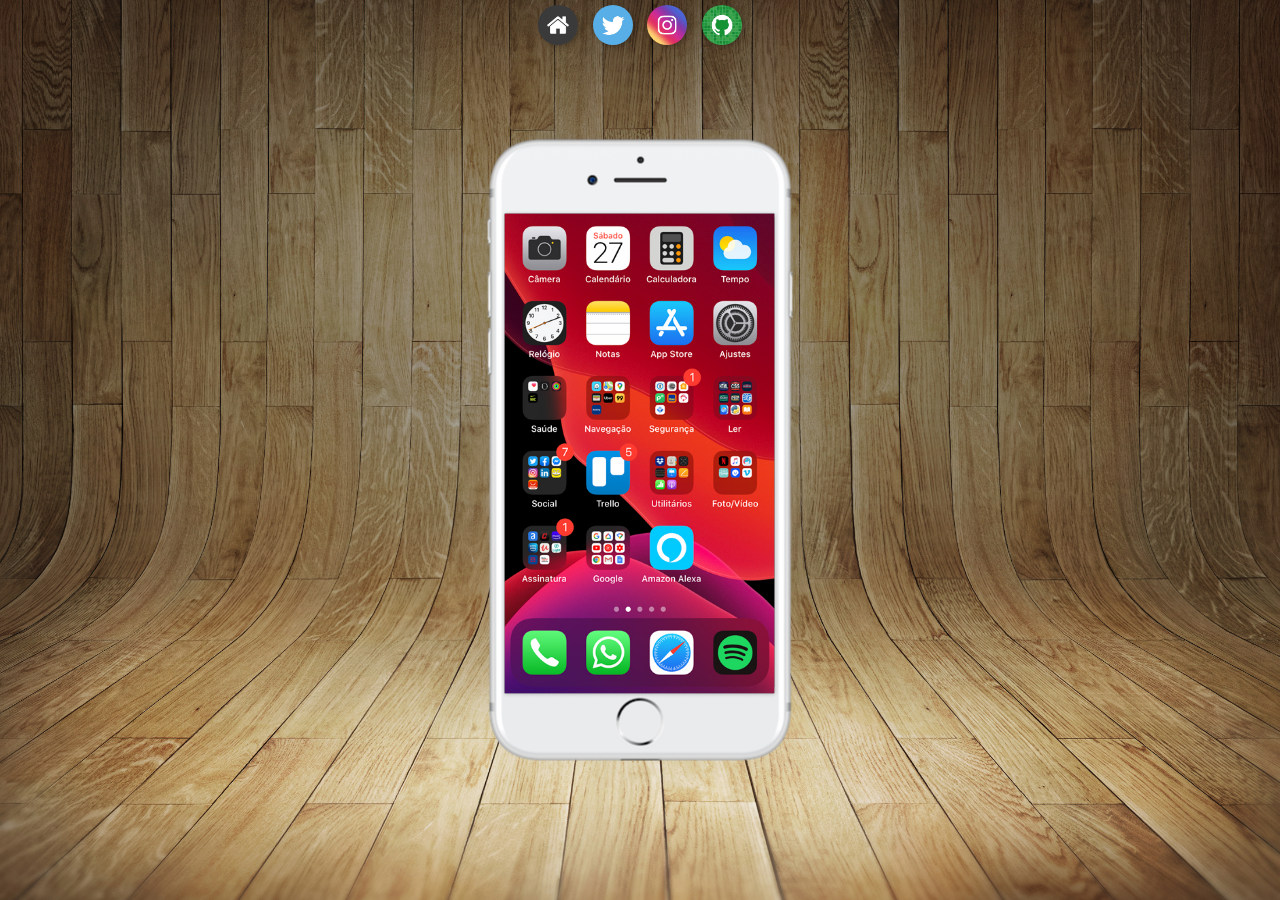
<file: index.html>
<!DOCTYPE html>
<html lang="pt-br">
<head>
    <meta charset="UTF-8">
    <meta name="viewport" content="width=device-width, initial-scale=1.0">
    <link rel="stylesheet" href="styles/style.css">
    <link rel="shortcut icon" href="favicon.ico" type="image/x-icon">
    <title>Projeto social</title>
</head>
<body>
    <main>
        <section id="phone">
            <iframe src="home.html" name="tela" id="tela" frameborder="0">
                O seu navegador não é compatível com iframe.
            </iframe>
        </section>

        <section id="social">
            <a href="home.html" id="home" target="tela">
                <img src="imagens/logo-home.jpg" alt="home"></a>
            <a href="twitter.html" id="twitter" target="tela">
                <img src="imagens/logo-twitter.jpg" alt="twitter"></a>
            <a href="instagram.html" id="instagram" target="tela">
                <img src="imagens/logo-instagram.jpg" alt="instagram"></a>
            <a href="github.html" id="github" target="tela">
                <img src="imagens/logo-github.jpg" alt="github"></a>
        </section>
    </main>
    
</body>
</html>
</file>
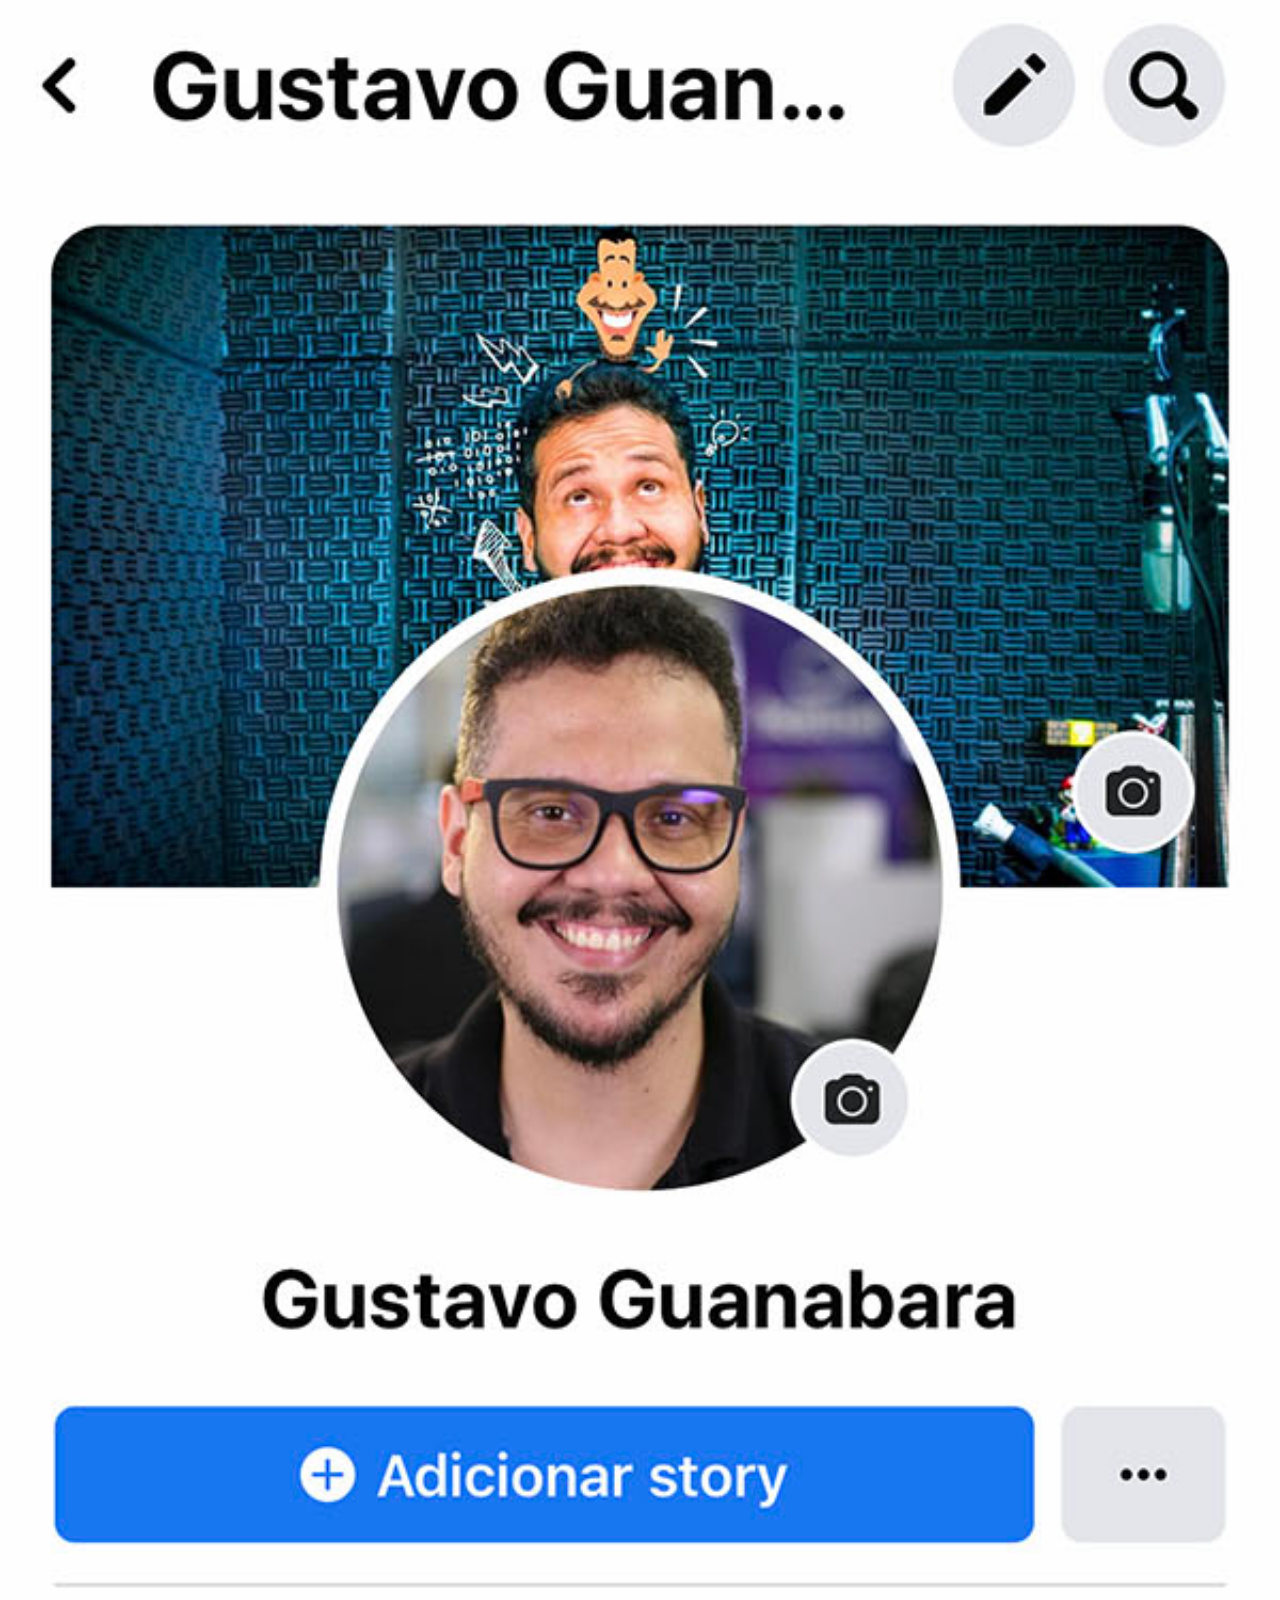
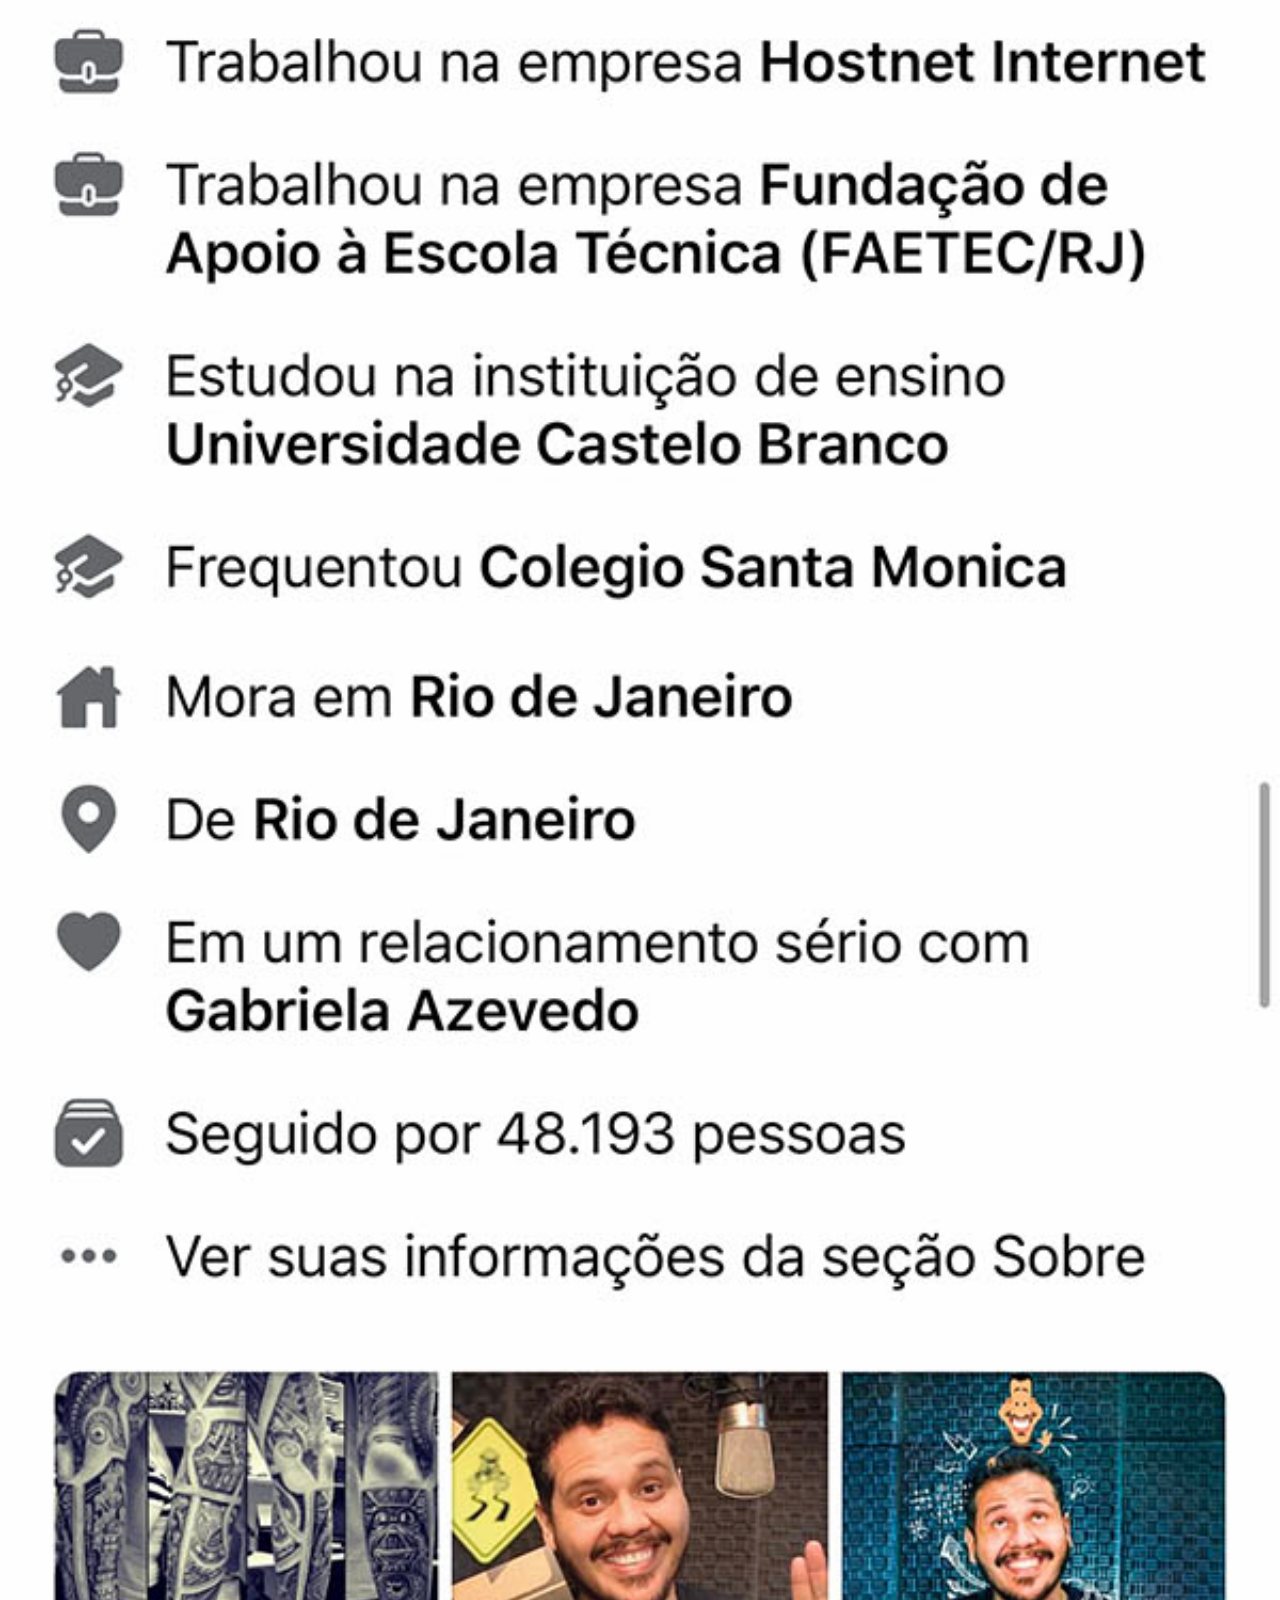
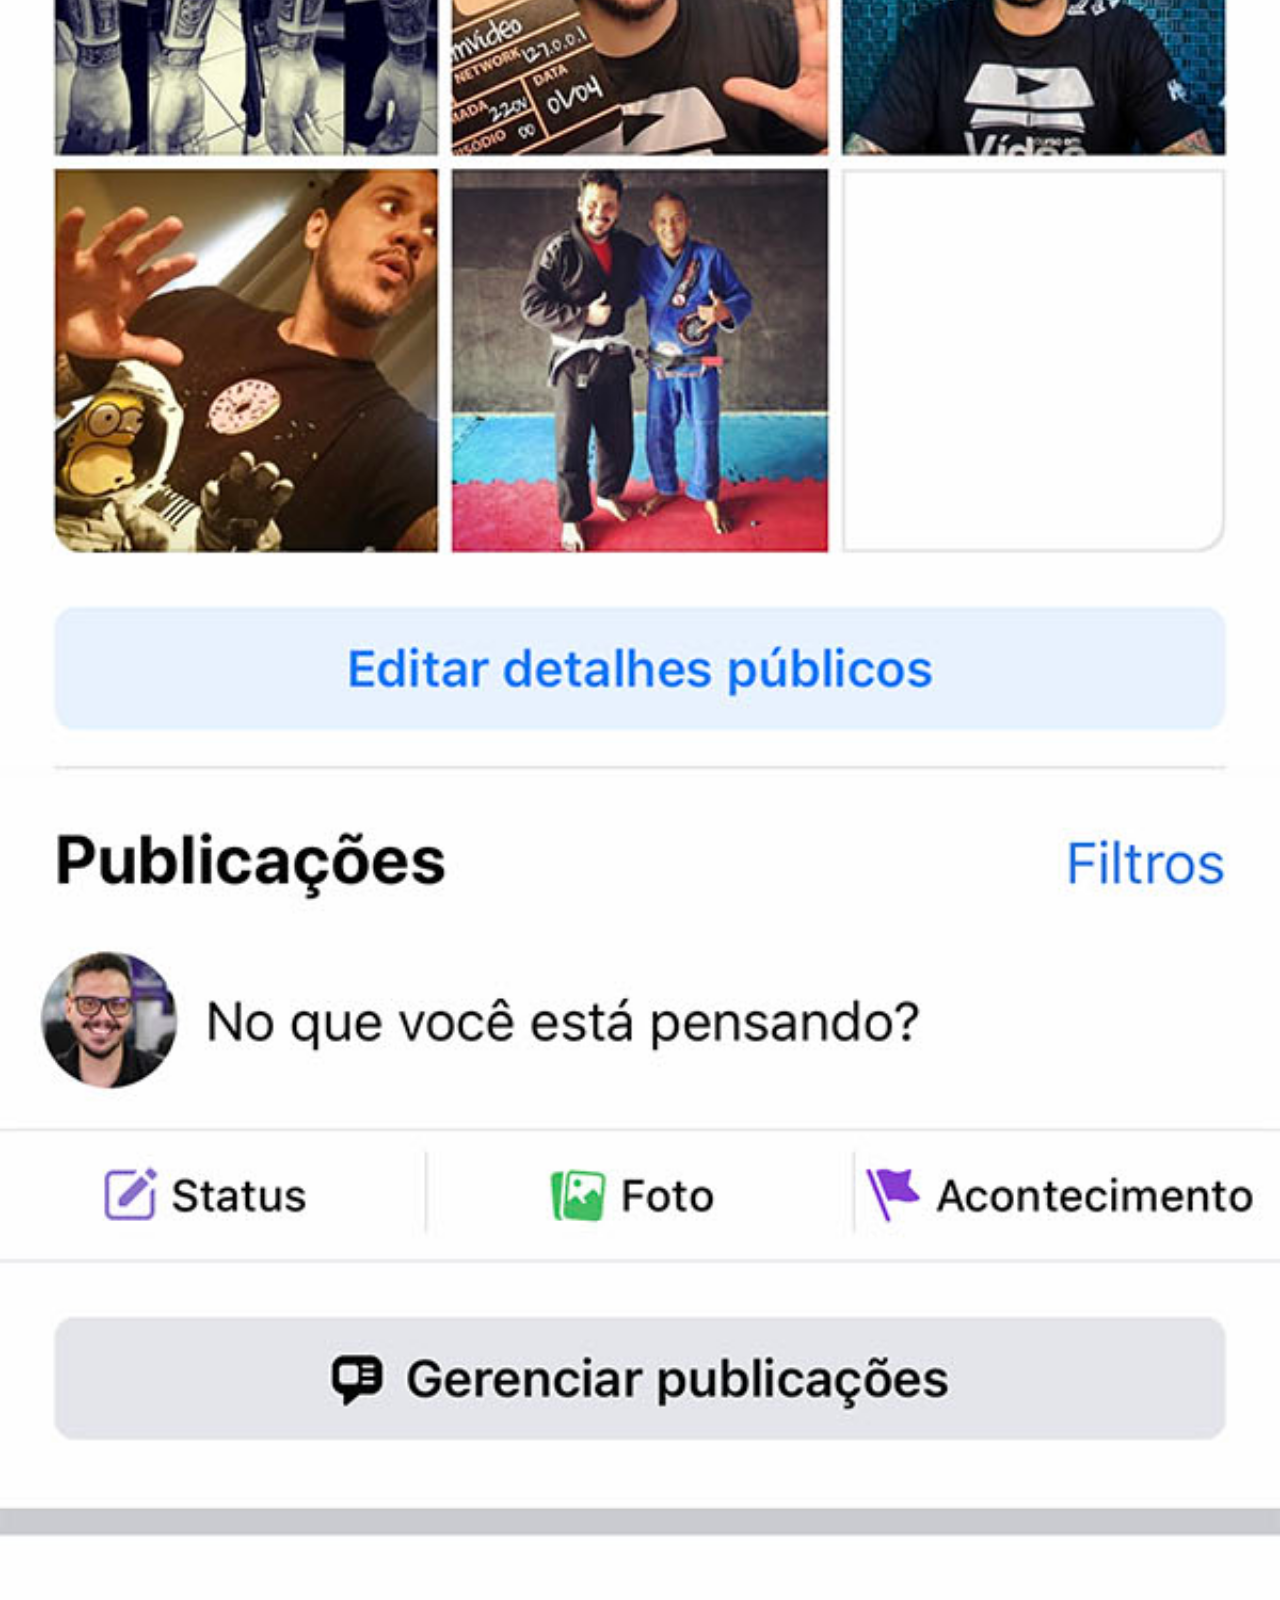
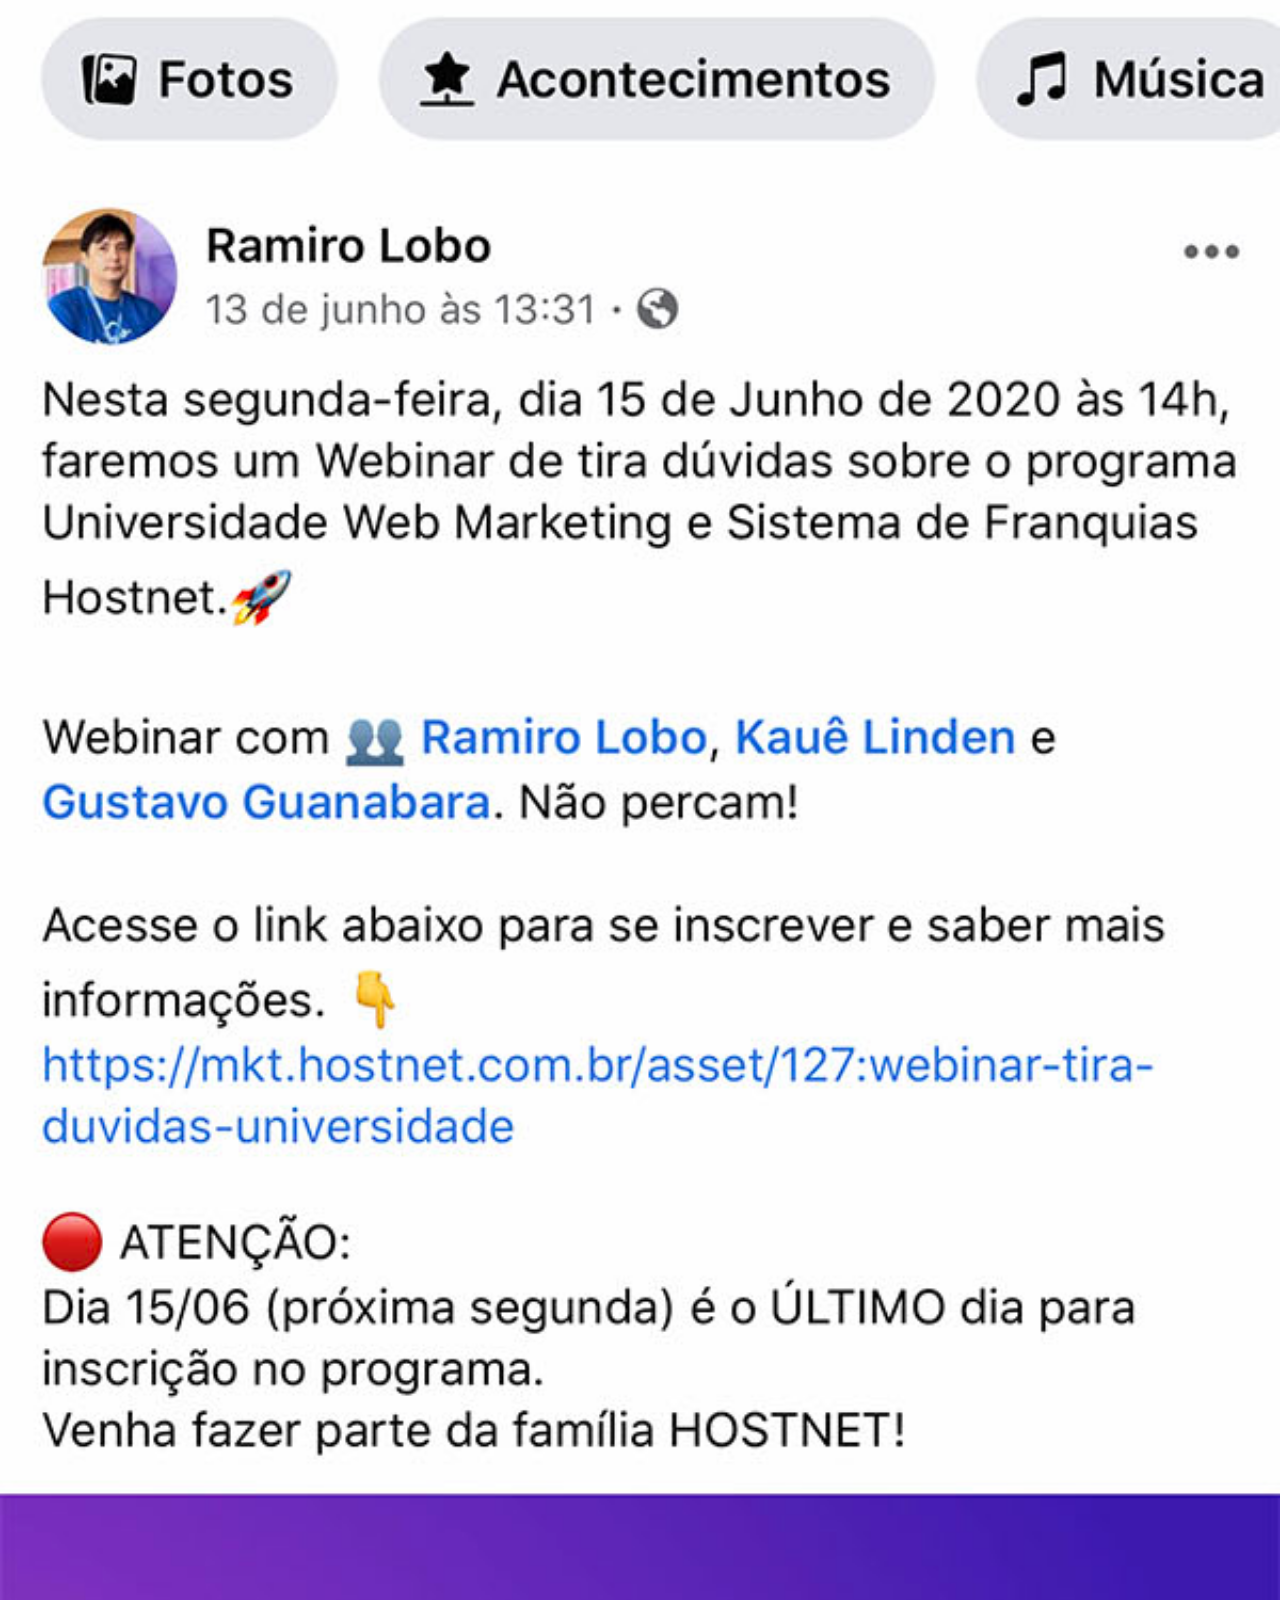
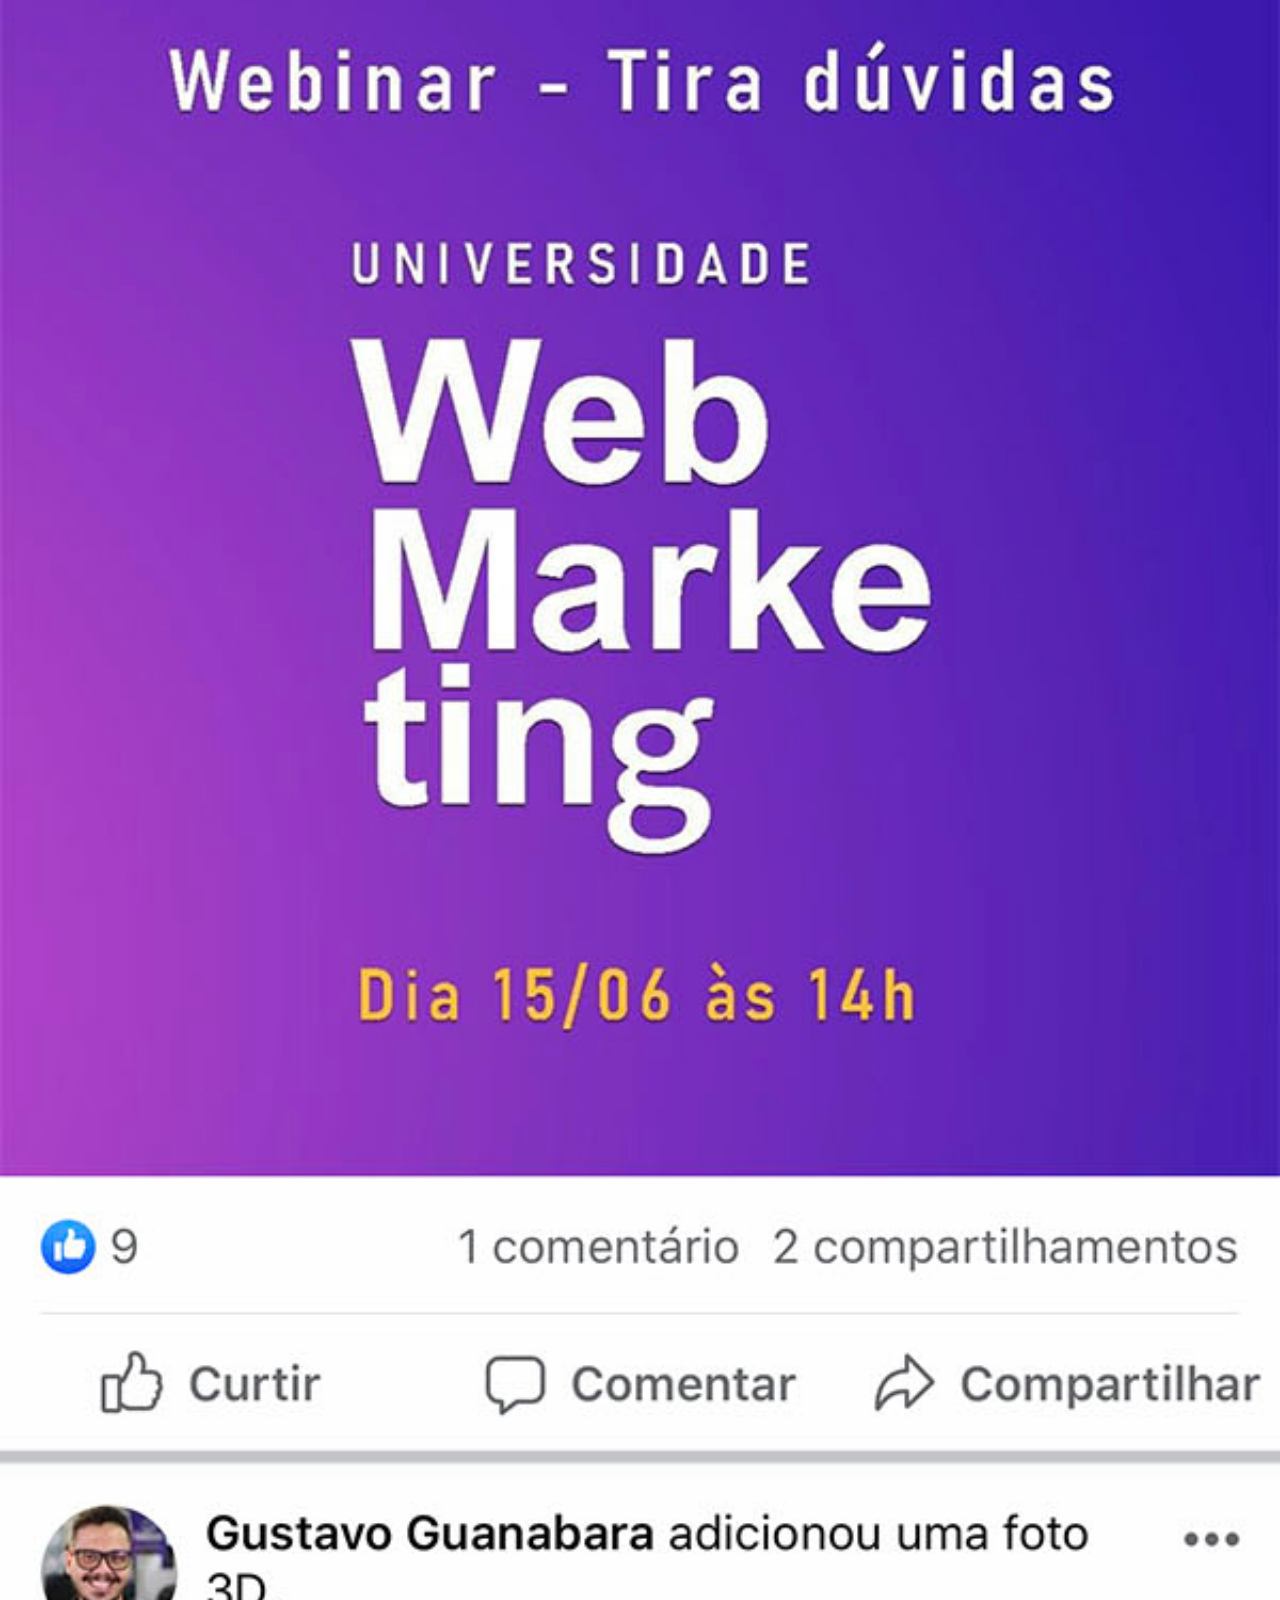
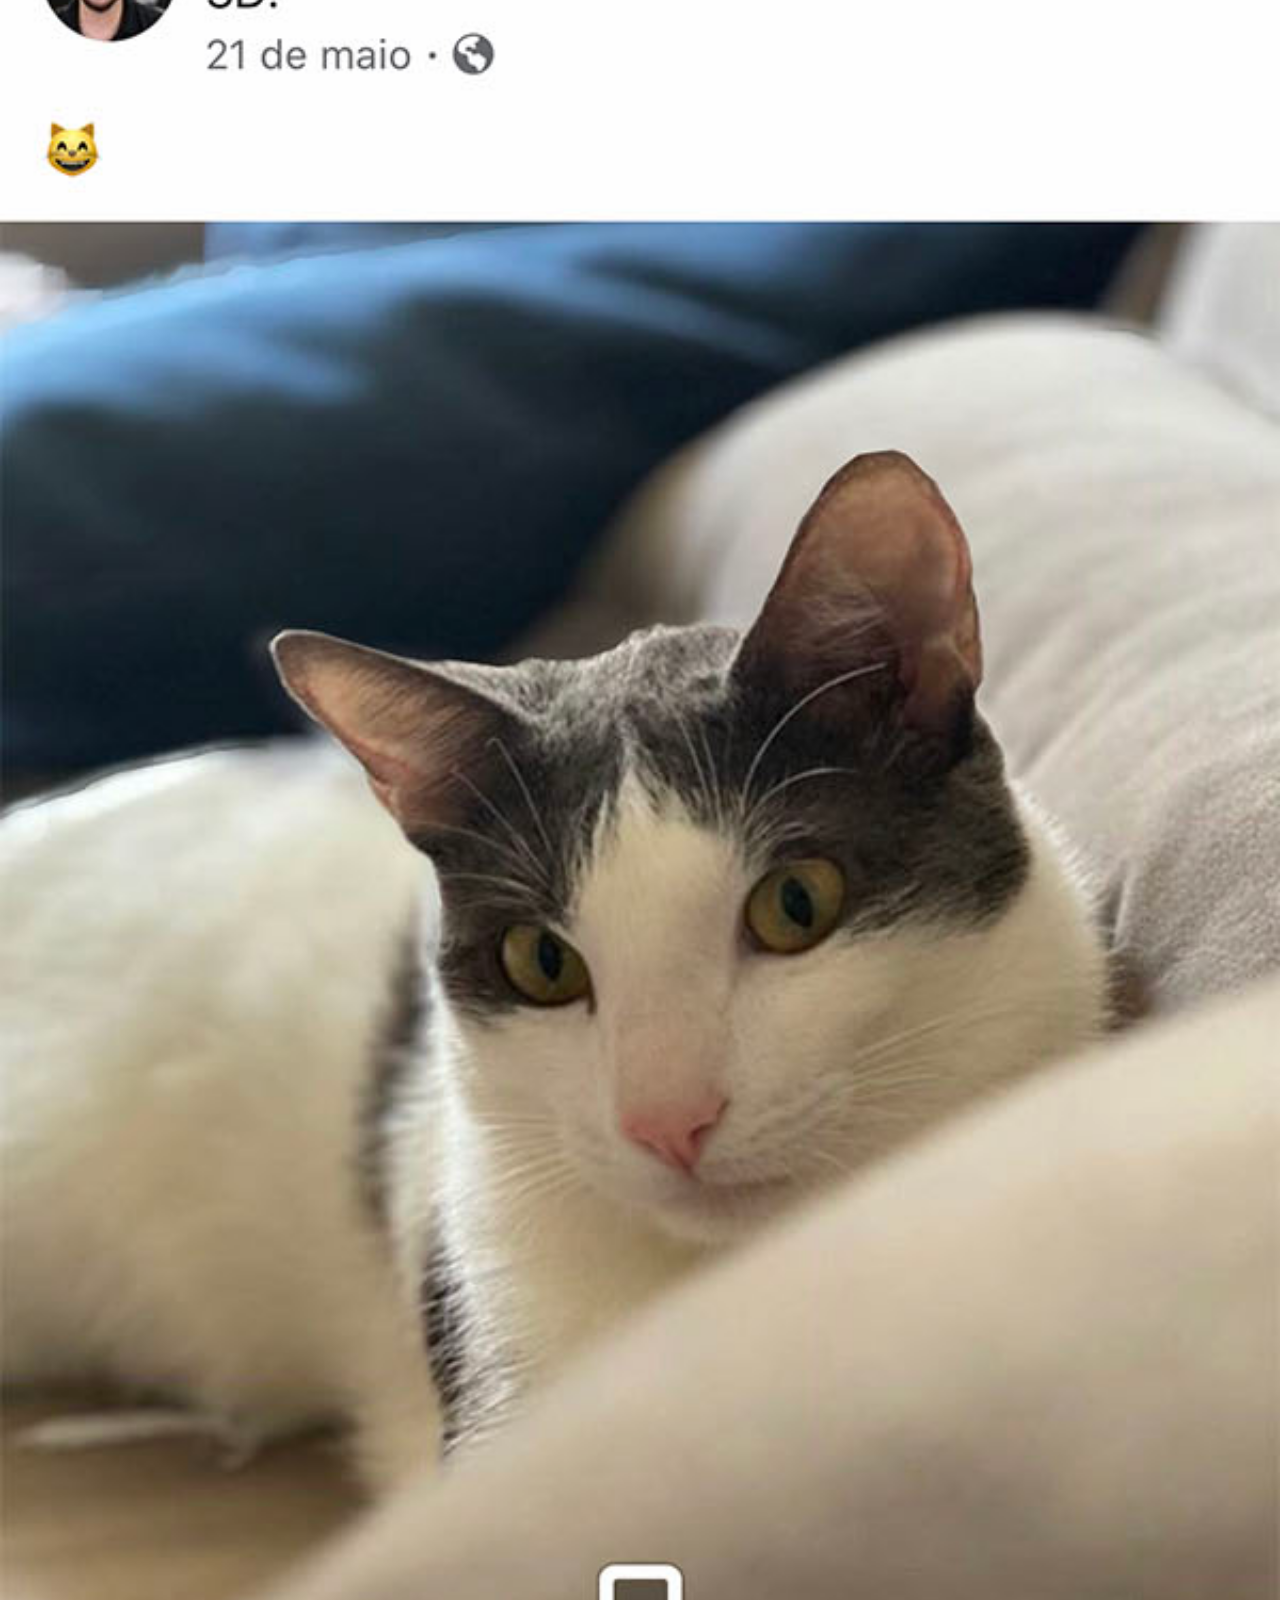
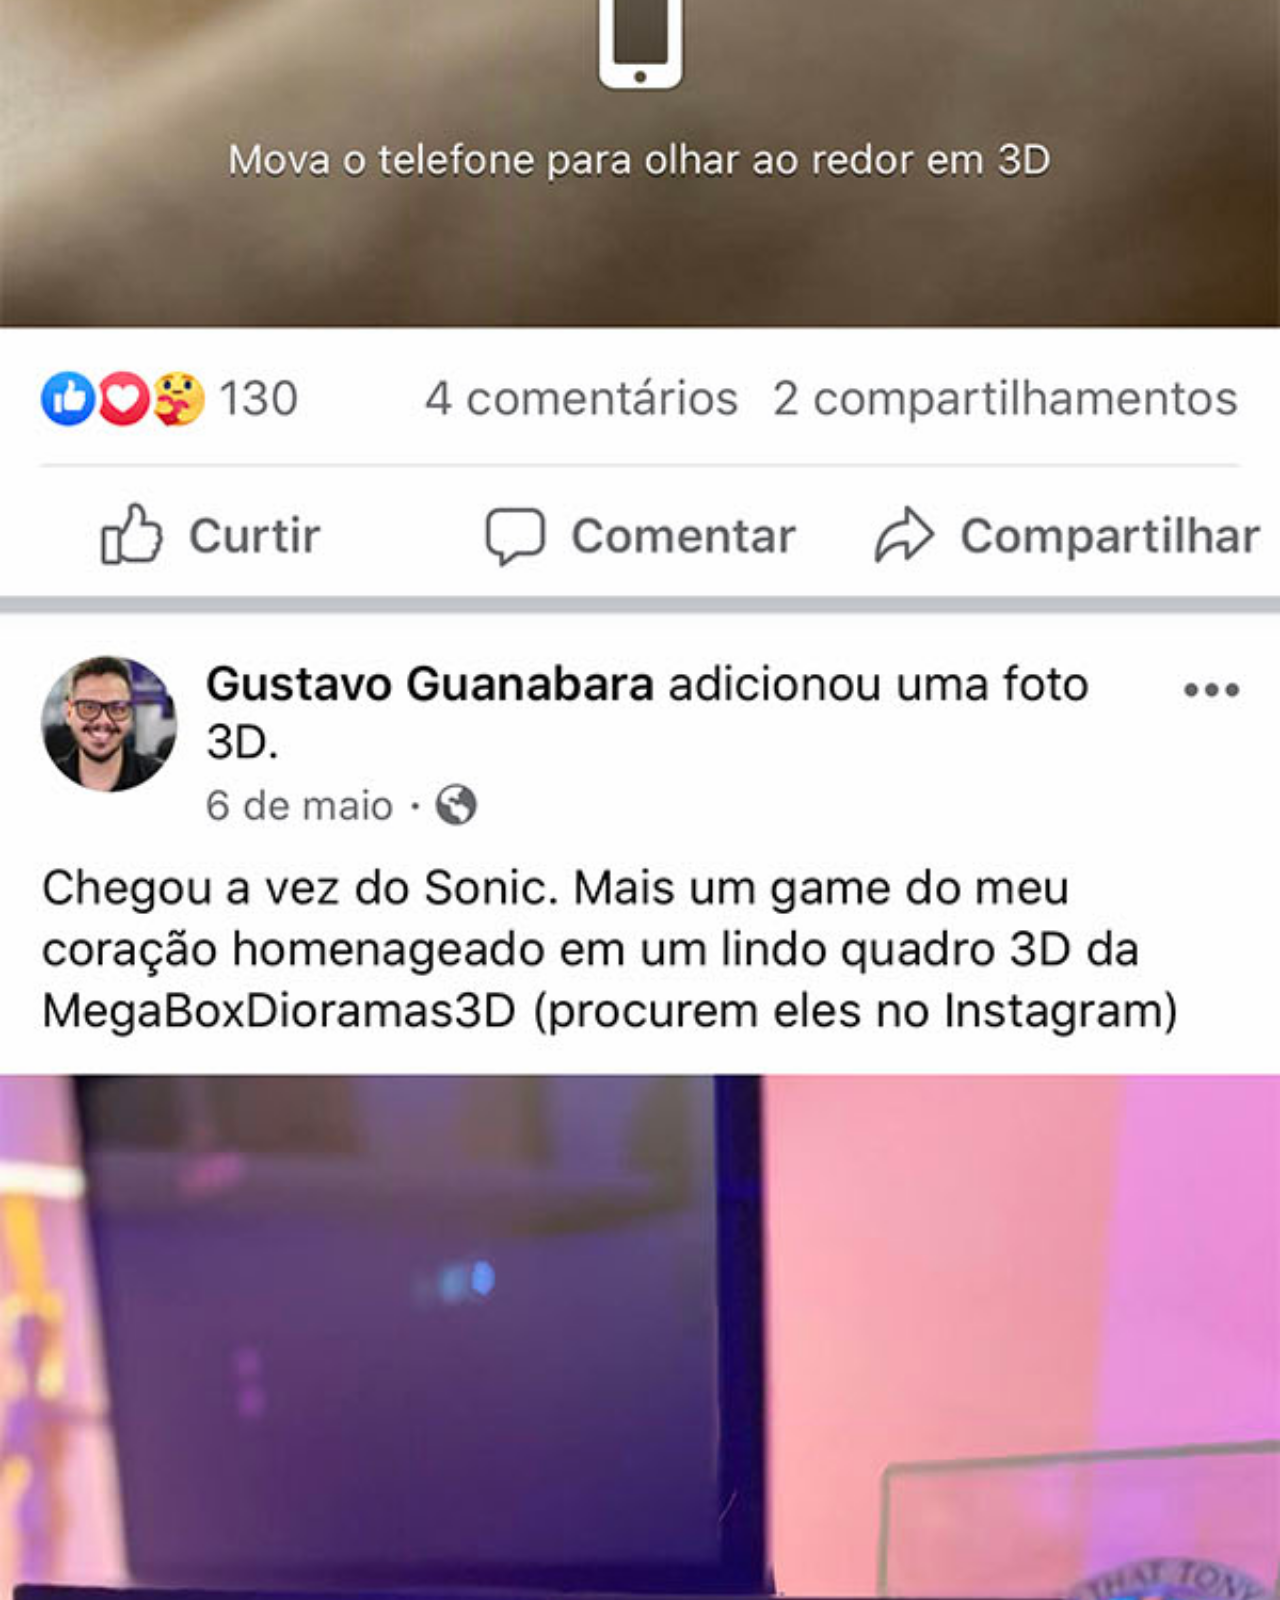
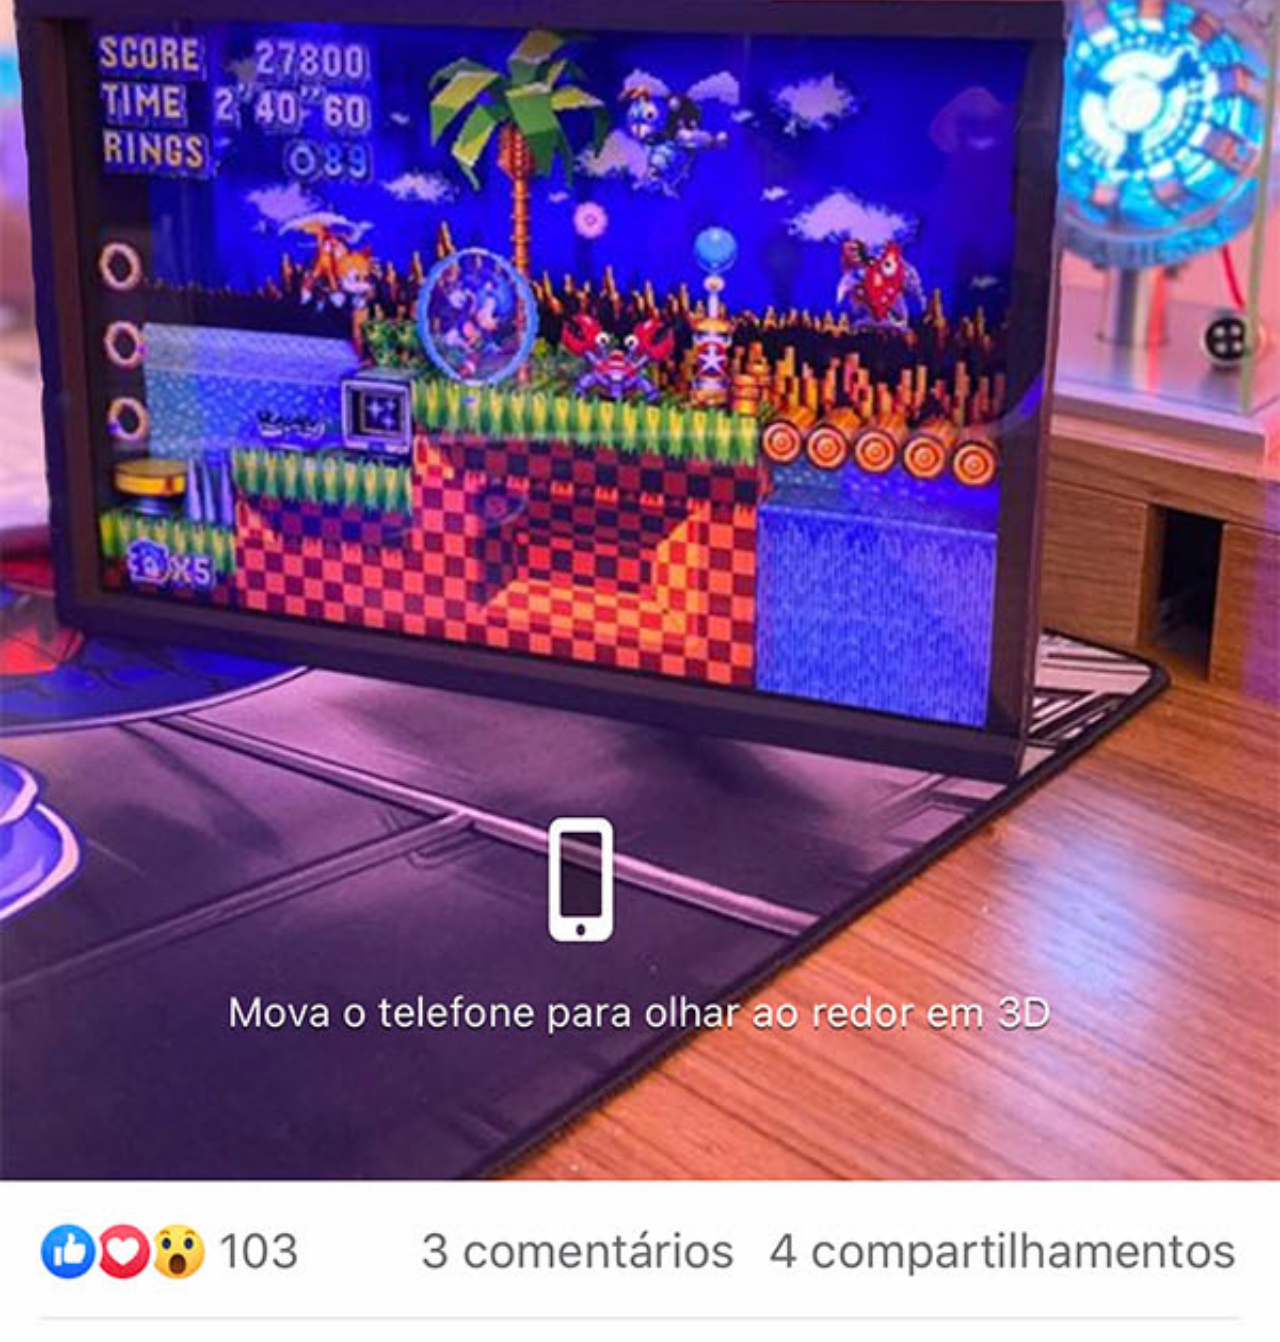
<file: facebook.html>
<!DOCTYPE html>
<html lang="pt-br">
<head>
    <meta charset="UTF-8">
    <meta name="viewport" content="width=device-width, initial-scale=1.0">
    <title>Facebook</title>
    <link rel="stylesheet" href="styles/social.css">
</head>
<body>
    <a href="https://www.facebook.com/" target="_blank"><img src="imagens/tela-facebook.jpg" alt="Facebook"></a>
</body>
</html>
</file>
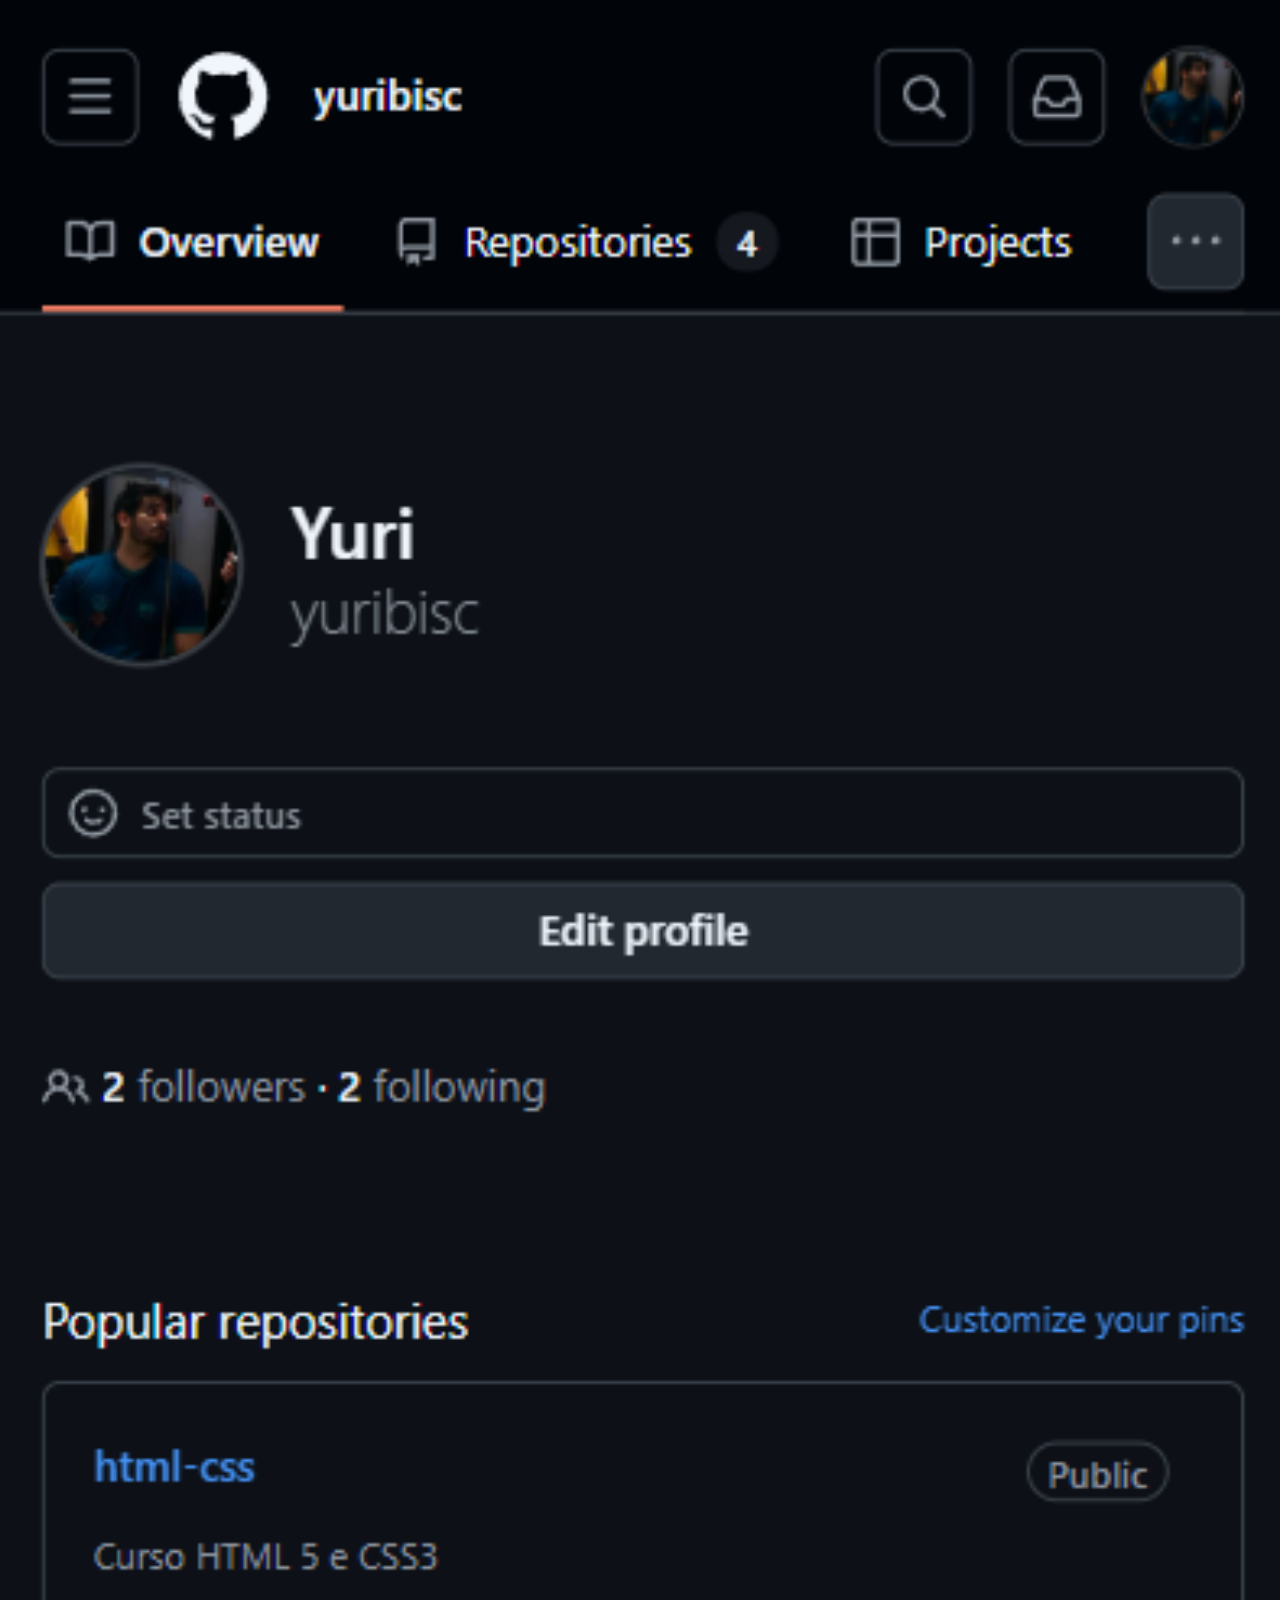
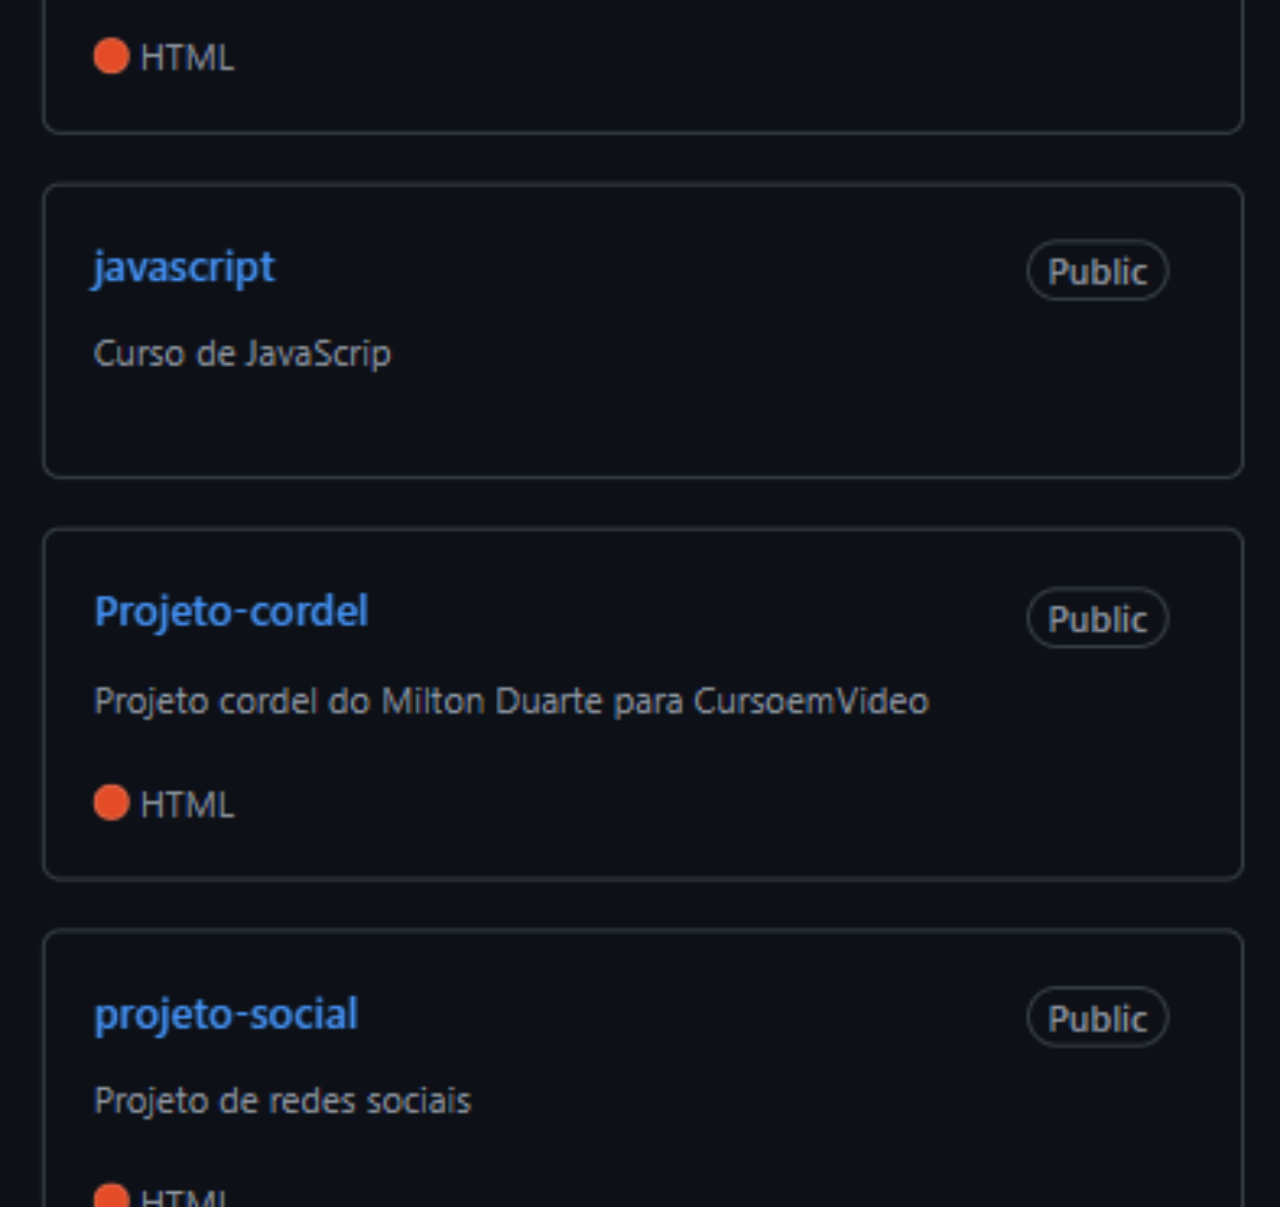
<file: github.html>
<!DOCTYPE html>
<html lang="pt-br">
<head>
    <meta charset="UTF-8">
    <meta name="viewport" content="width=device-width, initial-scale=1.0">
    <title>Github</title>
    <link rel="stylesheet" href="styles/social.css">
</head>
<body>
    <a href="https://github.com/yuribisc" target="_blank"><img src="imagens/github-yuri.png" alt="Github"></a>
</body>
</html>
</file>
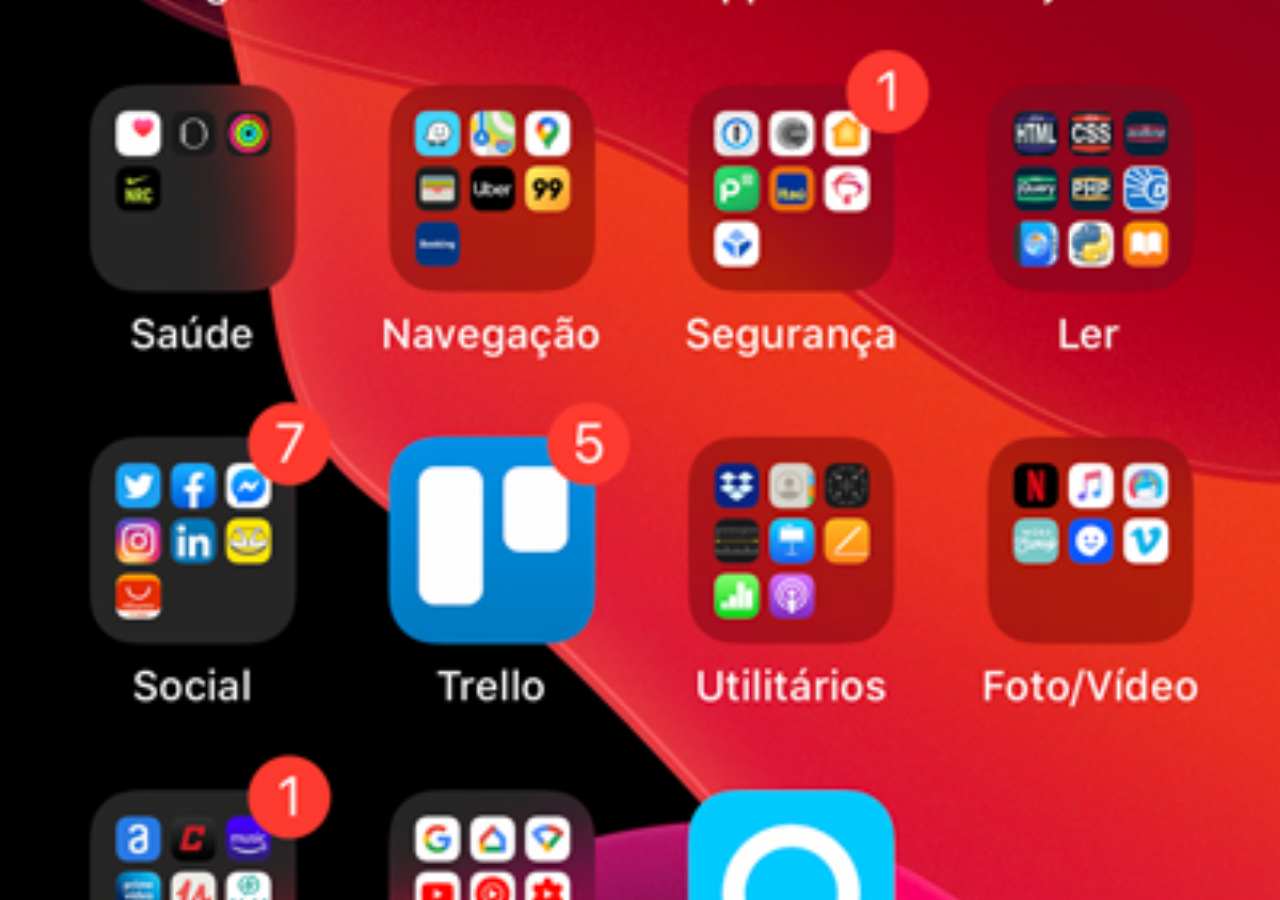
<file: home.html>
<!DOCTYPE html>
<html lang="pt-br">
<head>
    <meta charset="UTF-8">
    <meta name="viewport" content="width=device-width, initial-scale=1.0">
    <title>Home</title>
    <style>
        *{
            margin: 0px;
            padding: 0px;
        }
        body{
            width: 100vw;
            height: 100vh;
            background: rgb(0, 0, 0) url('imagens/tela-home.jpg') no-repeat center;
            background-size: cover;
        }
    </style>
</head>
<body>
    
</body>
</html>
</file>
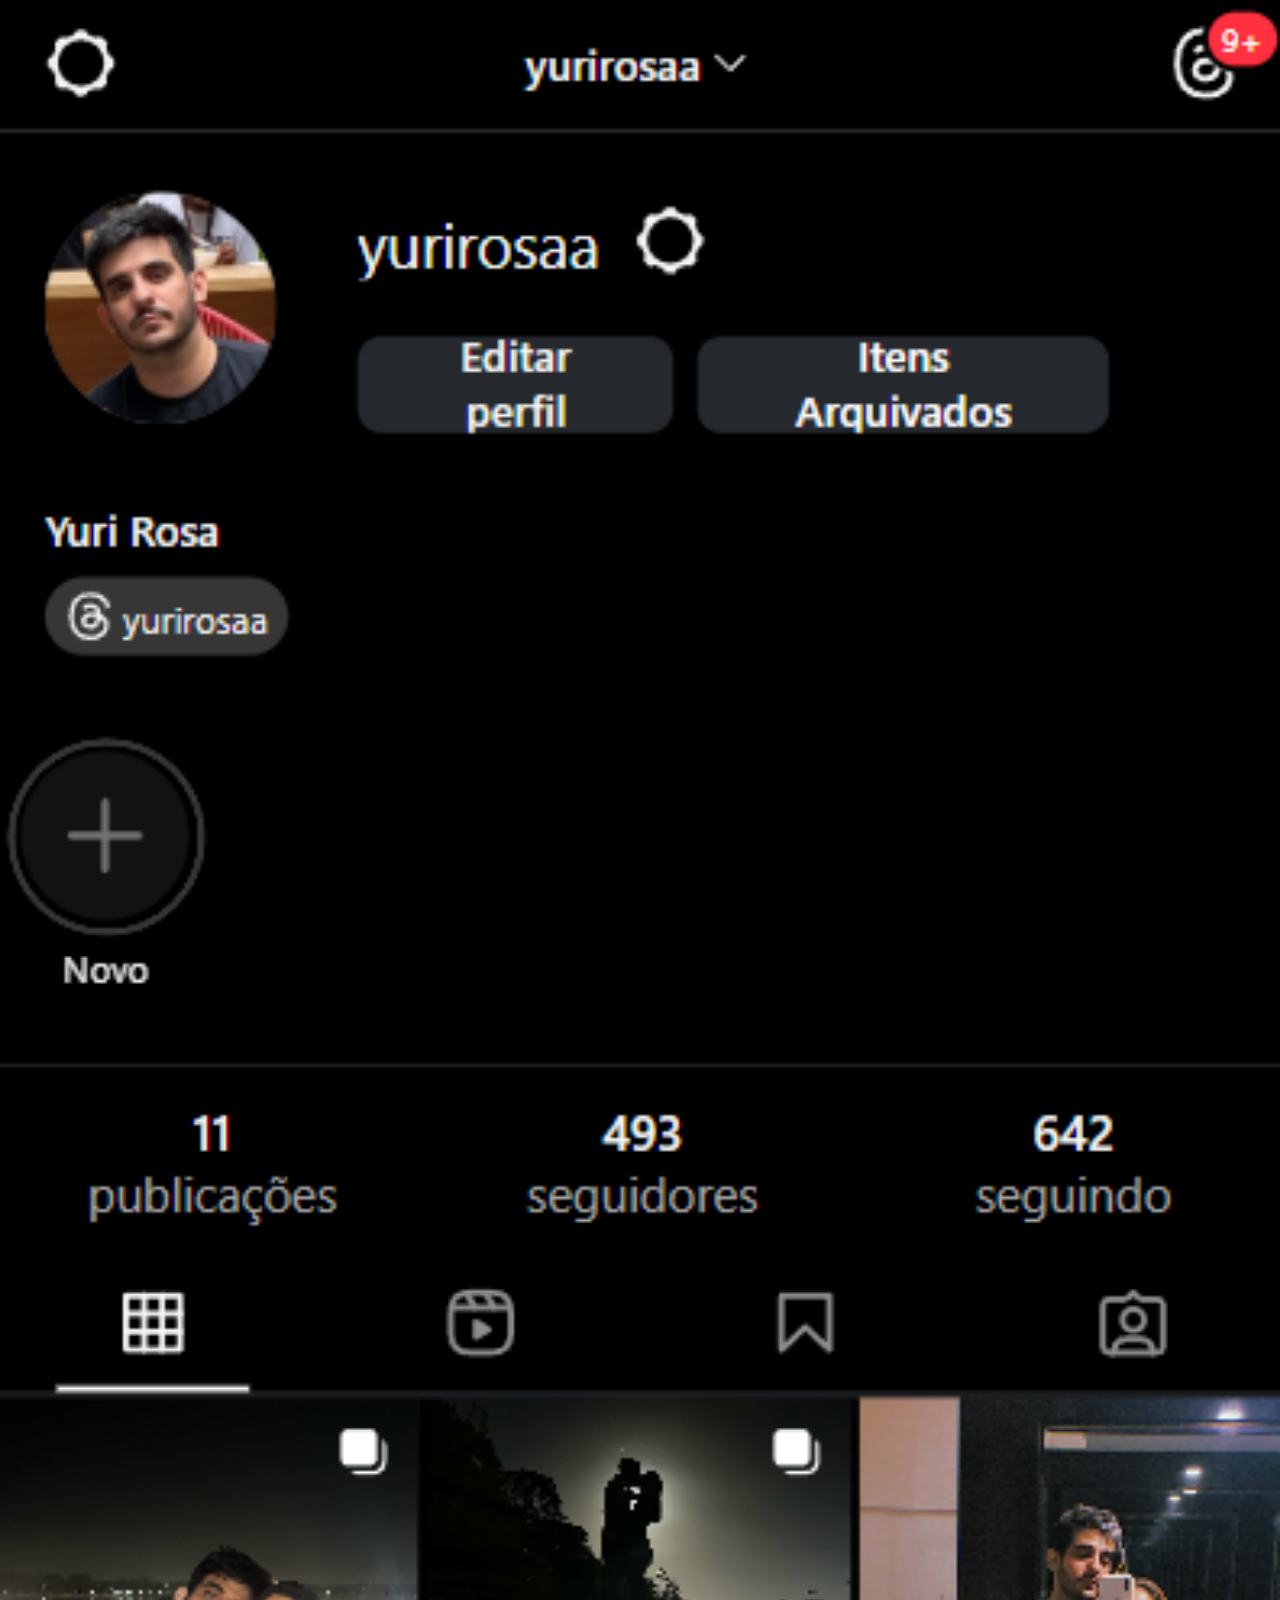
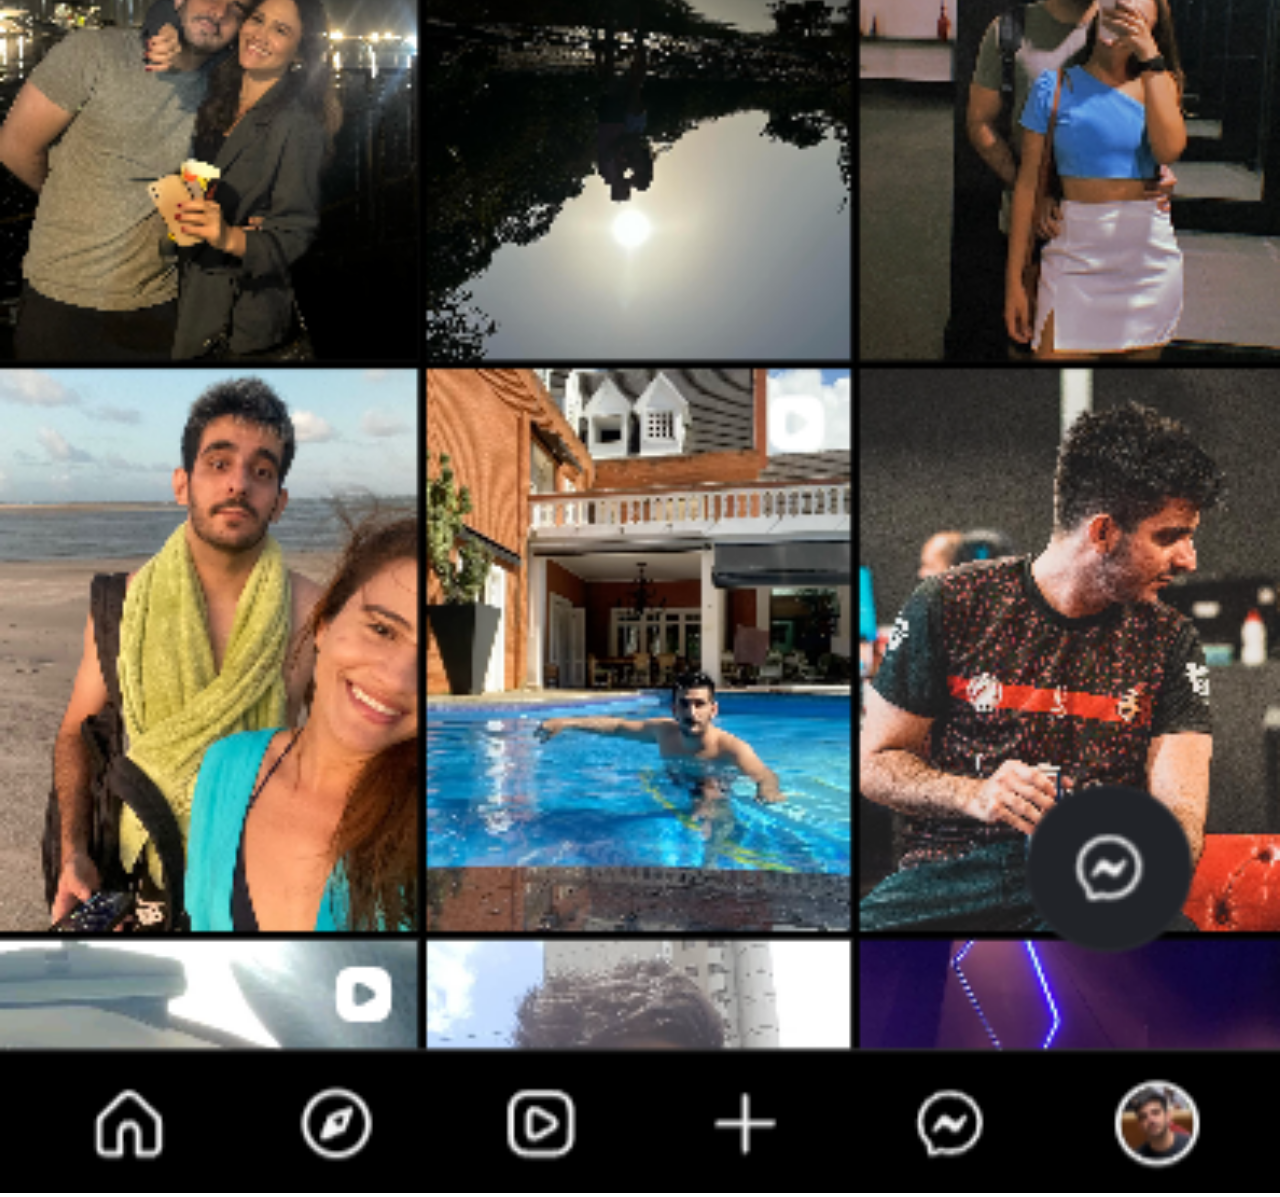
<file: instagram.html>
<!DOCTYPE html>
<html lang="pt-br">
<head>
    <meta charset="UTF-8">
    <meta name="viewport" content="width=device-width, initial-scale=1.0">
    <title>Instagram</title>
    <link rel="stylesheet" href="styles/social.css">
</head>
<body>
    <a href="https://www.instagram.com/yurirosaa/" target="_blank"><img src="imagens/insta-yuri.png" alt="Instagram"></a>
</body>
</html>
</file>
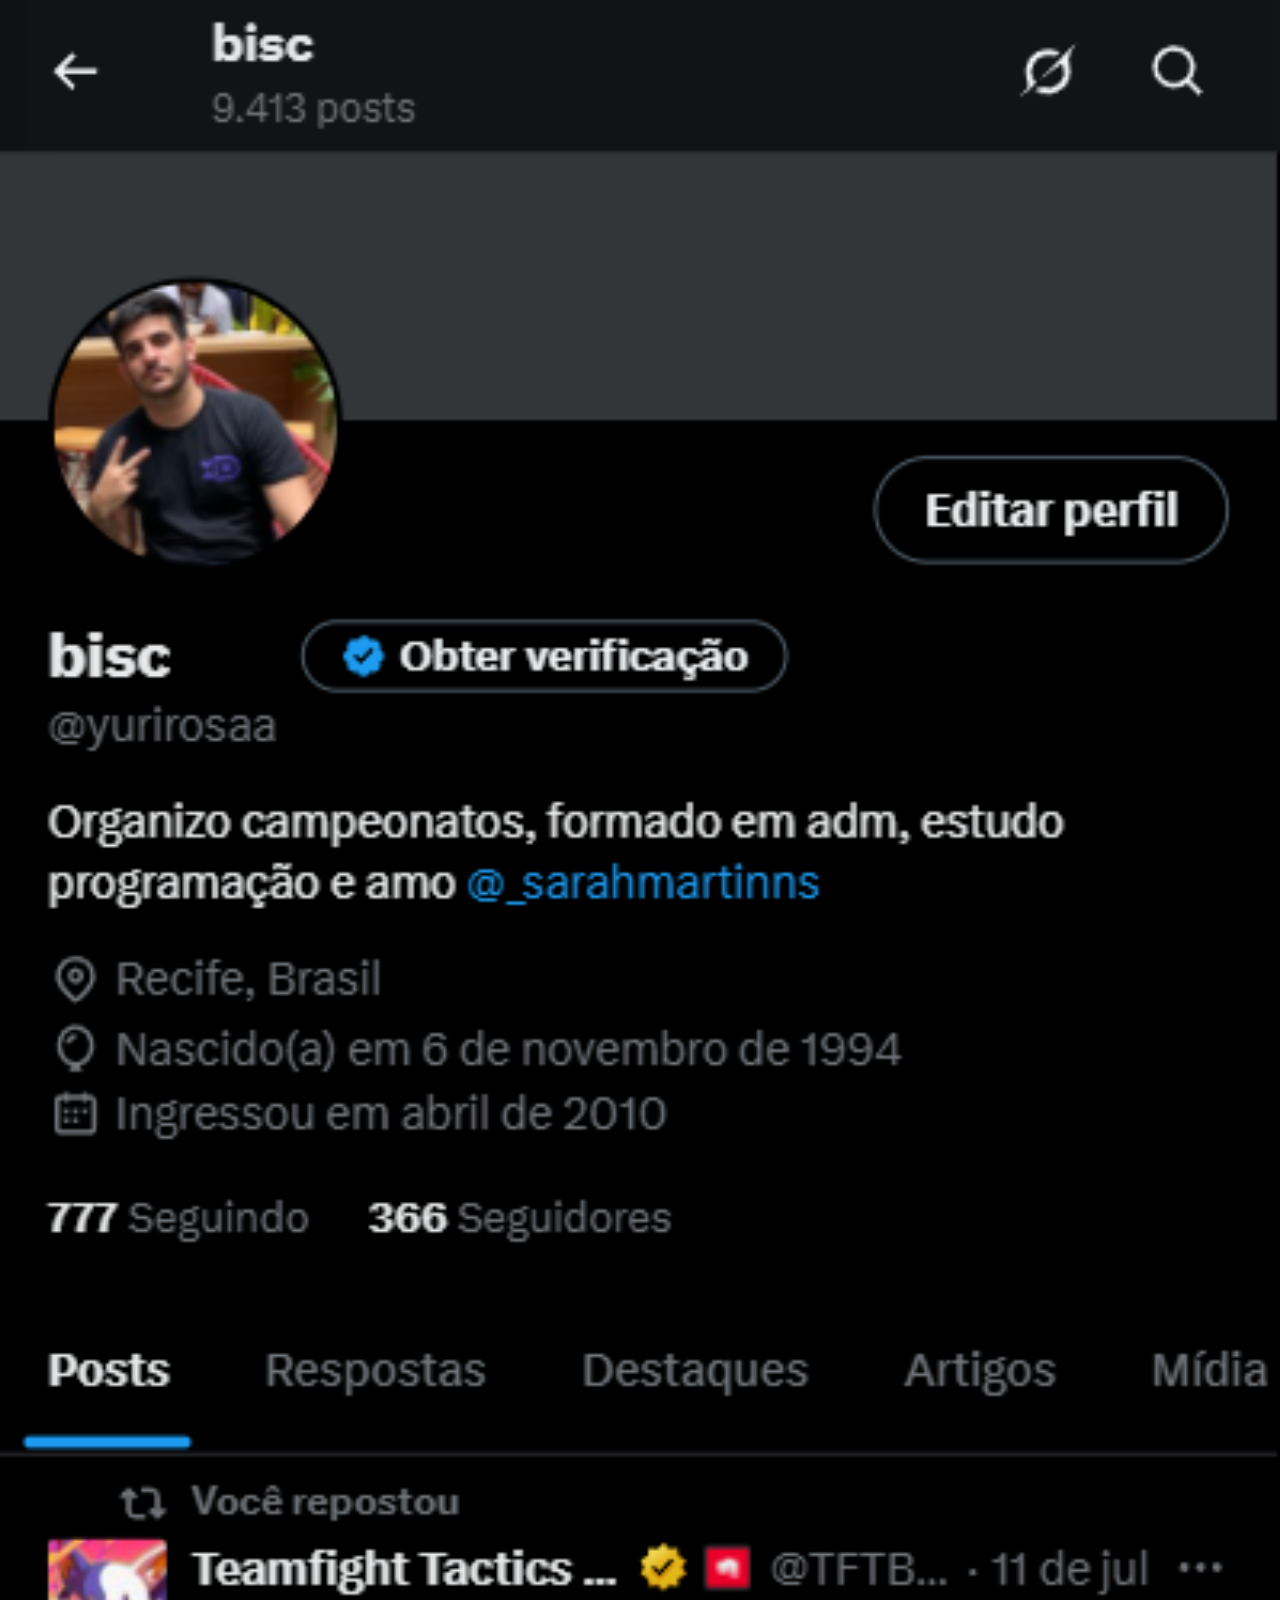
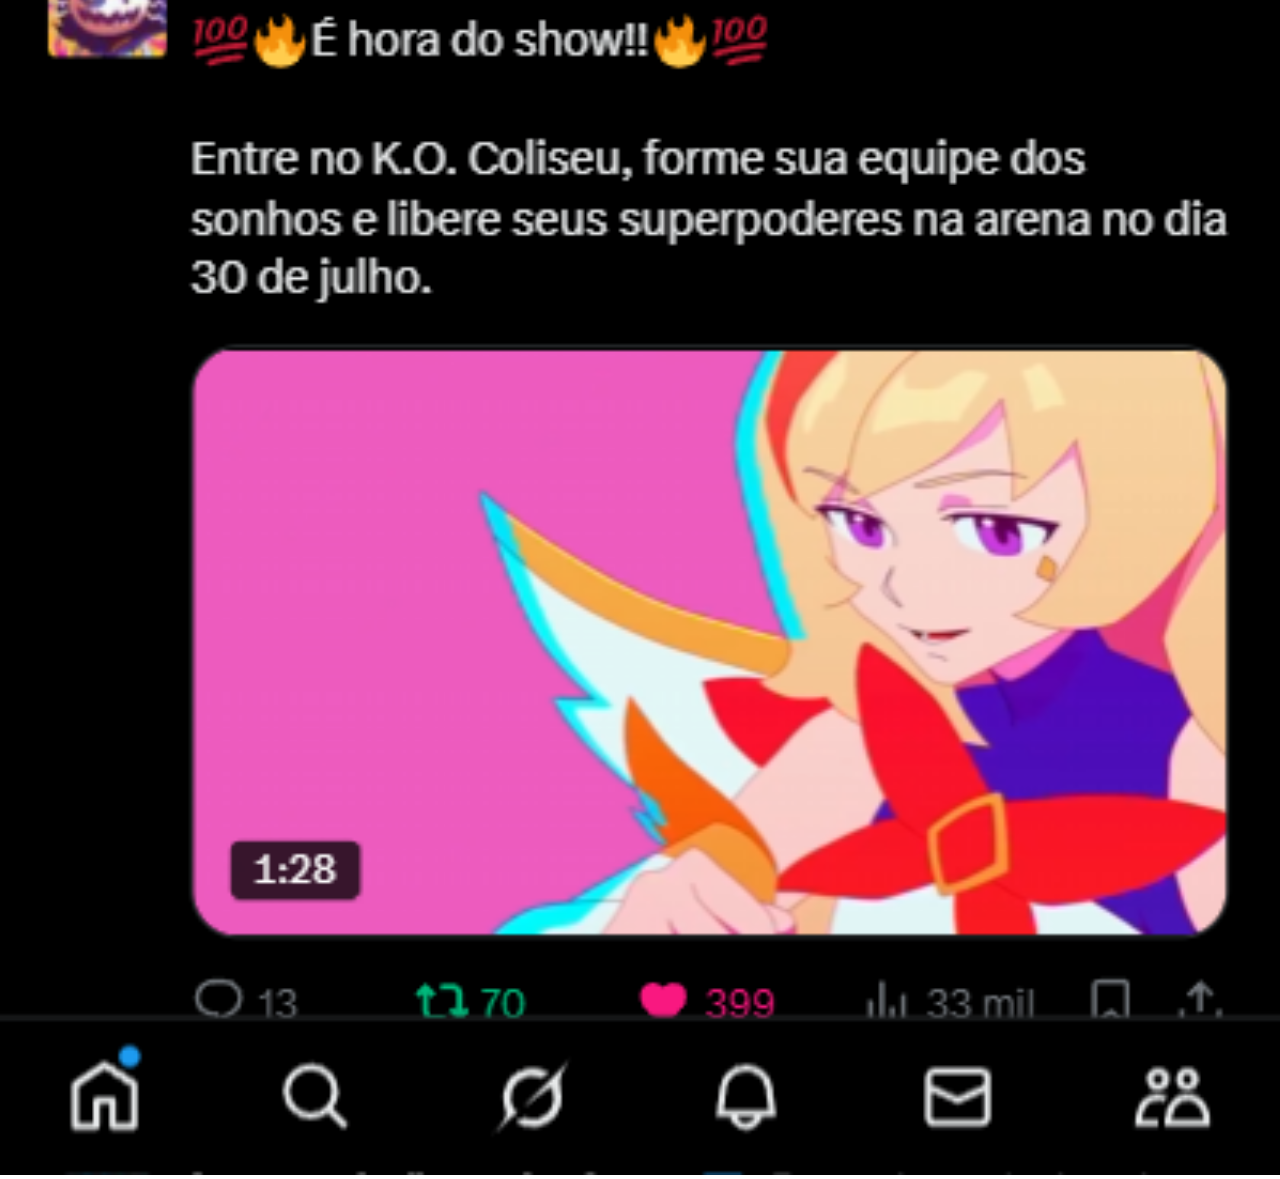
<file: twitter.html>
<!DOCTYPE html>
<html lang="pt-br">
<head>
    <meta charset="UTF-8">
    <meta name="viewport" content="width=device-width, initial-scale=1.0">
    <title>Twitter</title>
    <link rel="stylesheet" href="styles/social.css">
</head>
<body>
    <a href="https://x.com/yurirosaa" target="_blank"><img src="imagens/twitter-yuri.png" alt="Twitter"></a>
</body>
</html>
</file>
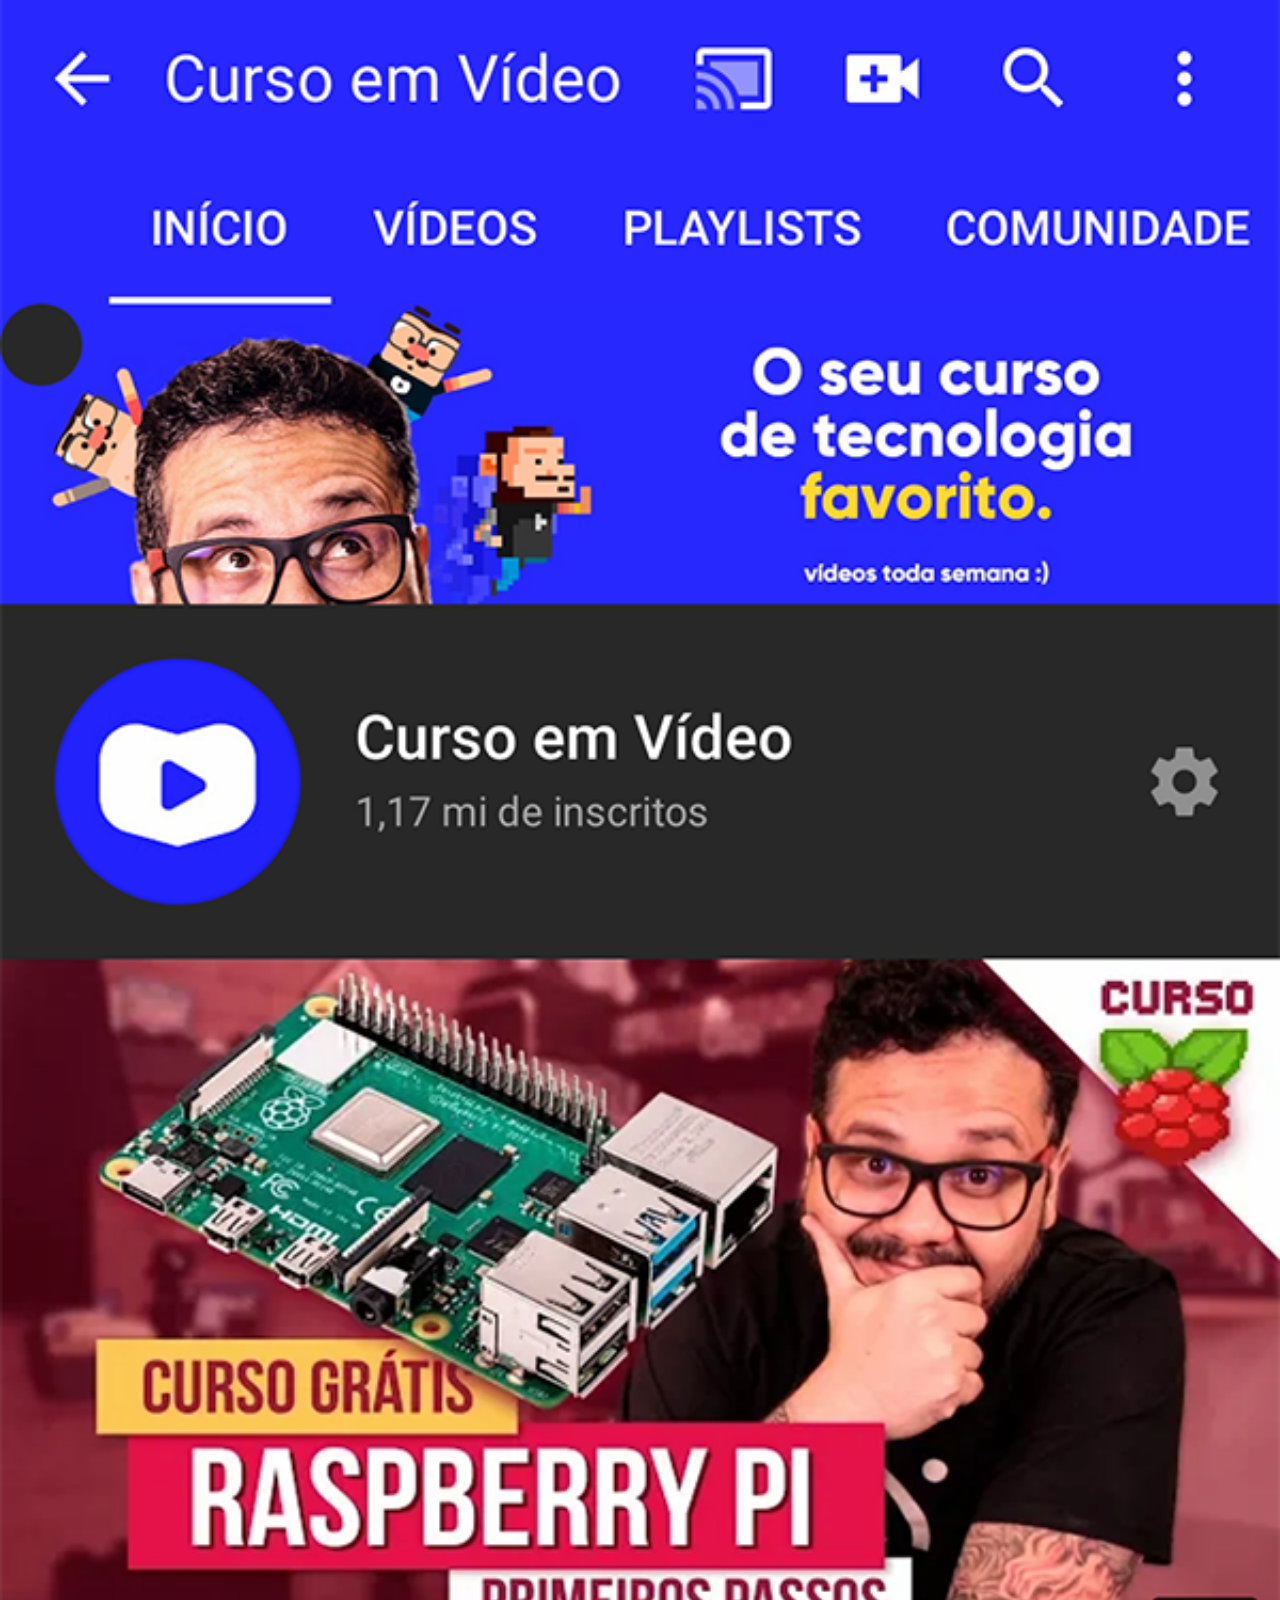
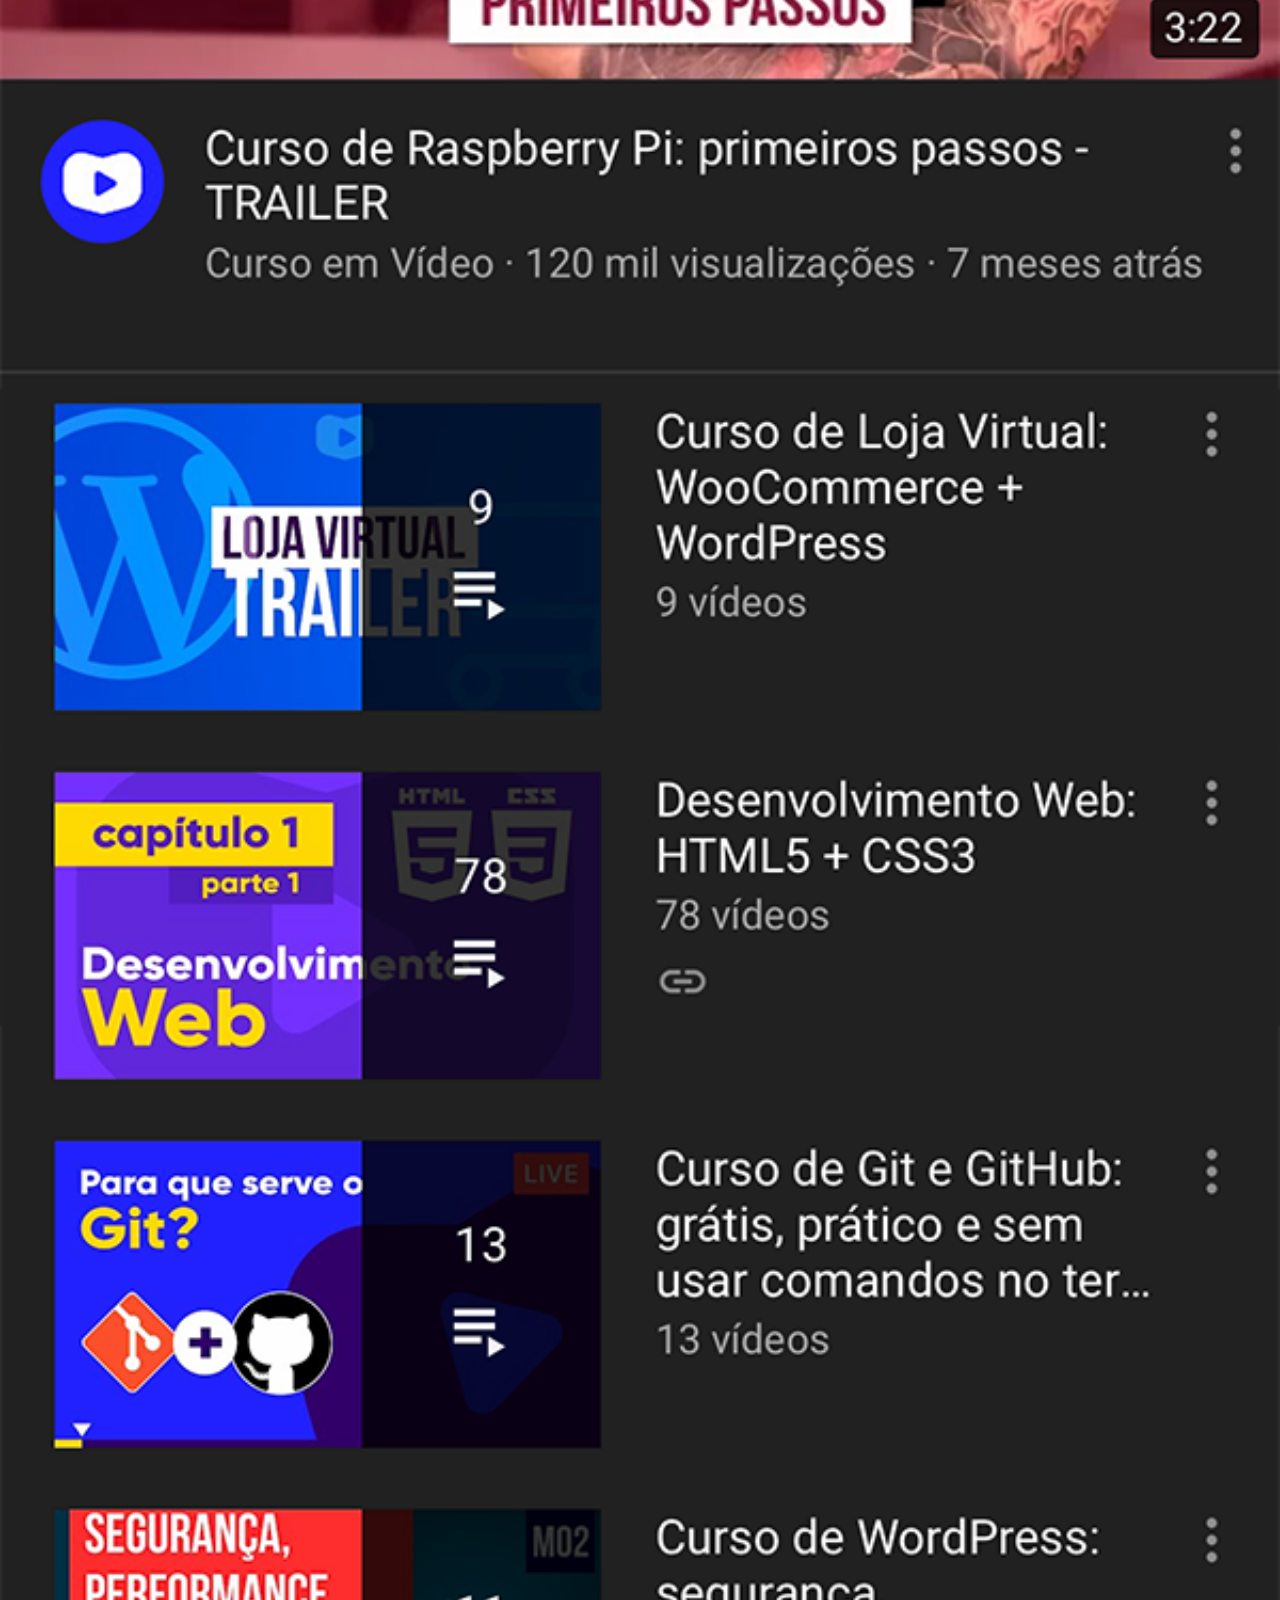
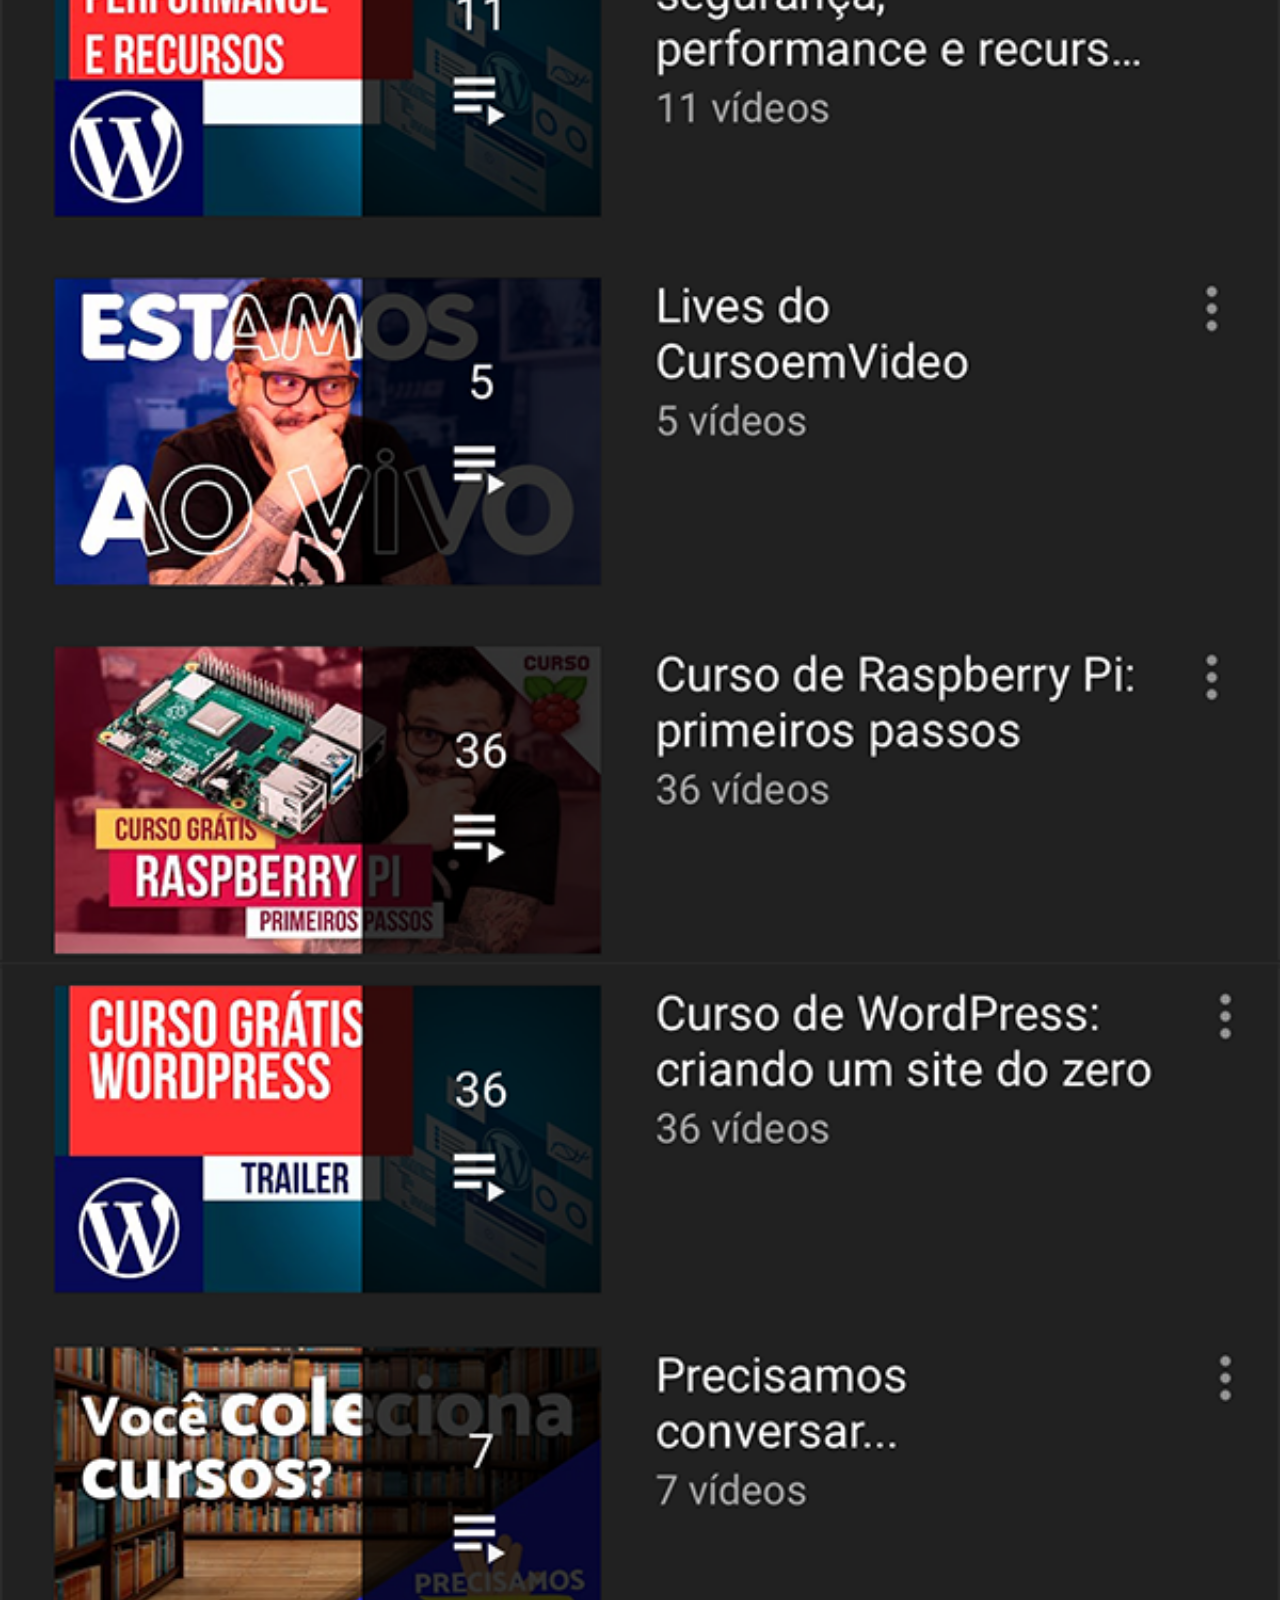
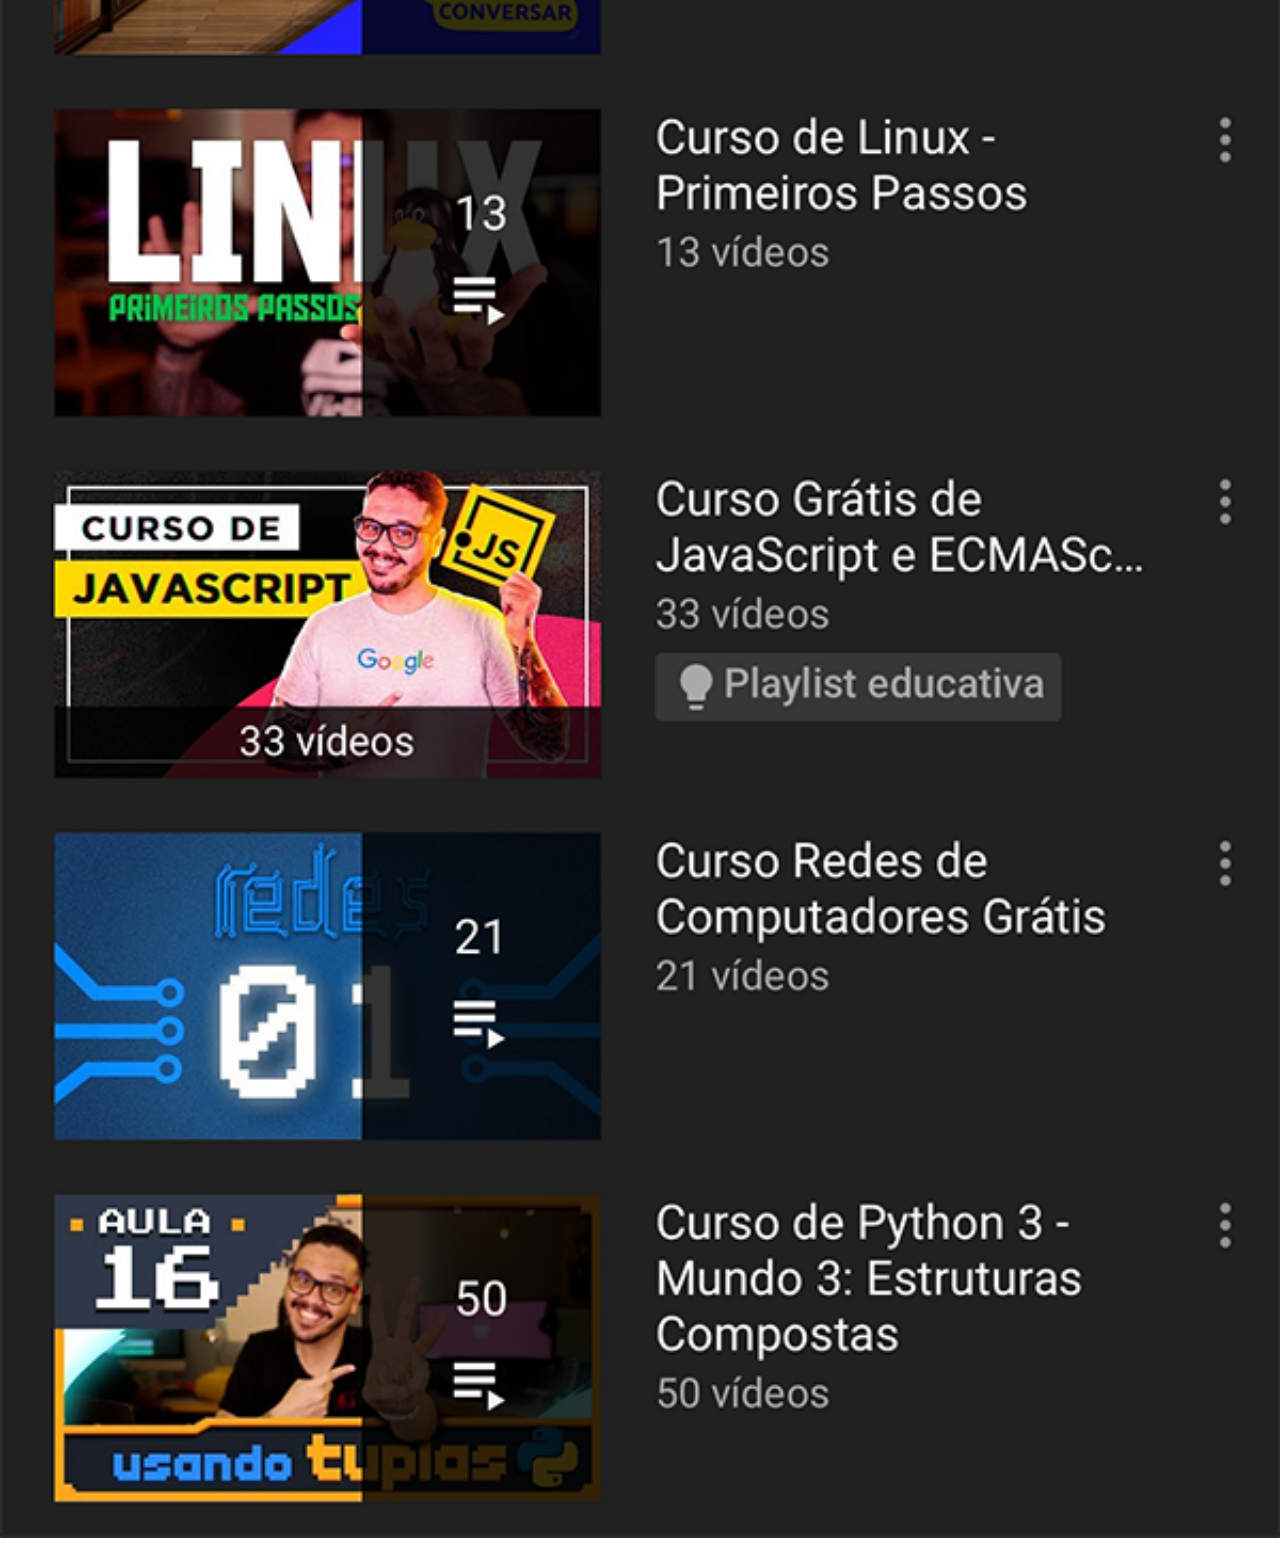
<file: youtube.html>
<!DOCTYPE html>
<html lang="pt-br">
<head>
    <meta charset="UTF-8">
    <meta name="viewport" content="width=device-width, initial-scale=1.0">
    <title>Youtube</title>
    <link rel="stylesheet" href="styles/social.css">
</head>
<body>
    <a href="https://www.youtube.com/" target="_blank"><img src="imagens/tela-youtube.png" alt="Youtube"></a>
</body>
</html>
</file>
<file: styles/style.css>
@charset "UTF-8";

*{
    margin: 0px;
    padding: 0px;
    font-family: Arial, Helvetica, sans-serif;
}

html, body{
    height: 100vh;
    width: 100vw;
    background-color: black;
}

body{
    background: url('../imagens/fundo-madeira.jpg') no-repeat center;
    background-size: cover;
}

main{
    position: relative;
    height: 100vh;
}

section#phone{
    position: absolute;
    top: 50%;
    left: 50%;
    transform: translate(-50%, -50%);

    height: 627px;
    width: 311px;
    background: url('../imagens/frame-iphone.png') no-repeat;
}

iframe#tela{
    position: relative;
    top: 317px;
    left: 155px;
    transform: translate(-50%, -50%);

    height: 480px;
    width: 270px;
    box-shadow: 0px 0px 4px rgba(0, 0, 0, 0.233);
}

section#social{
    text-align: center;
}

section#social img{
    width: 40px;
    margin: 5px;
    border-radius: 50%;
    box-shadow: 2px 2px 5px rgba(0, 0, 0, 0.233);
    box-sizing: border-box;
}

section#social img:hover{
    border: 2px solid rgba(255, 255, 255, 0.1);
}
</file>
<file: styles/social.css>
*{
            margin: 0px;
            padding: 0px;
            font-family: Arial, Helvetica, sans-serif;
        }
        ::-webkit-scrollbar{
            width: 0px;
            height: 0px;
        }
        img{
            width: 100vw;
        }
</file>
